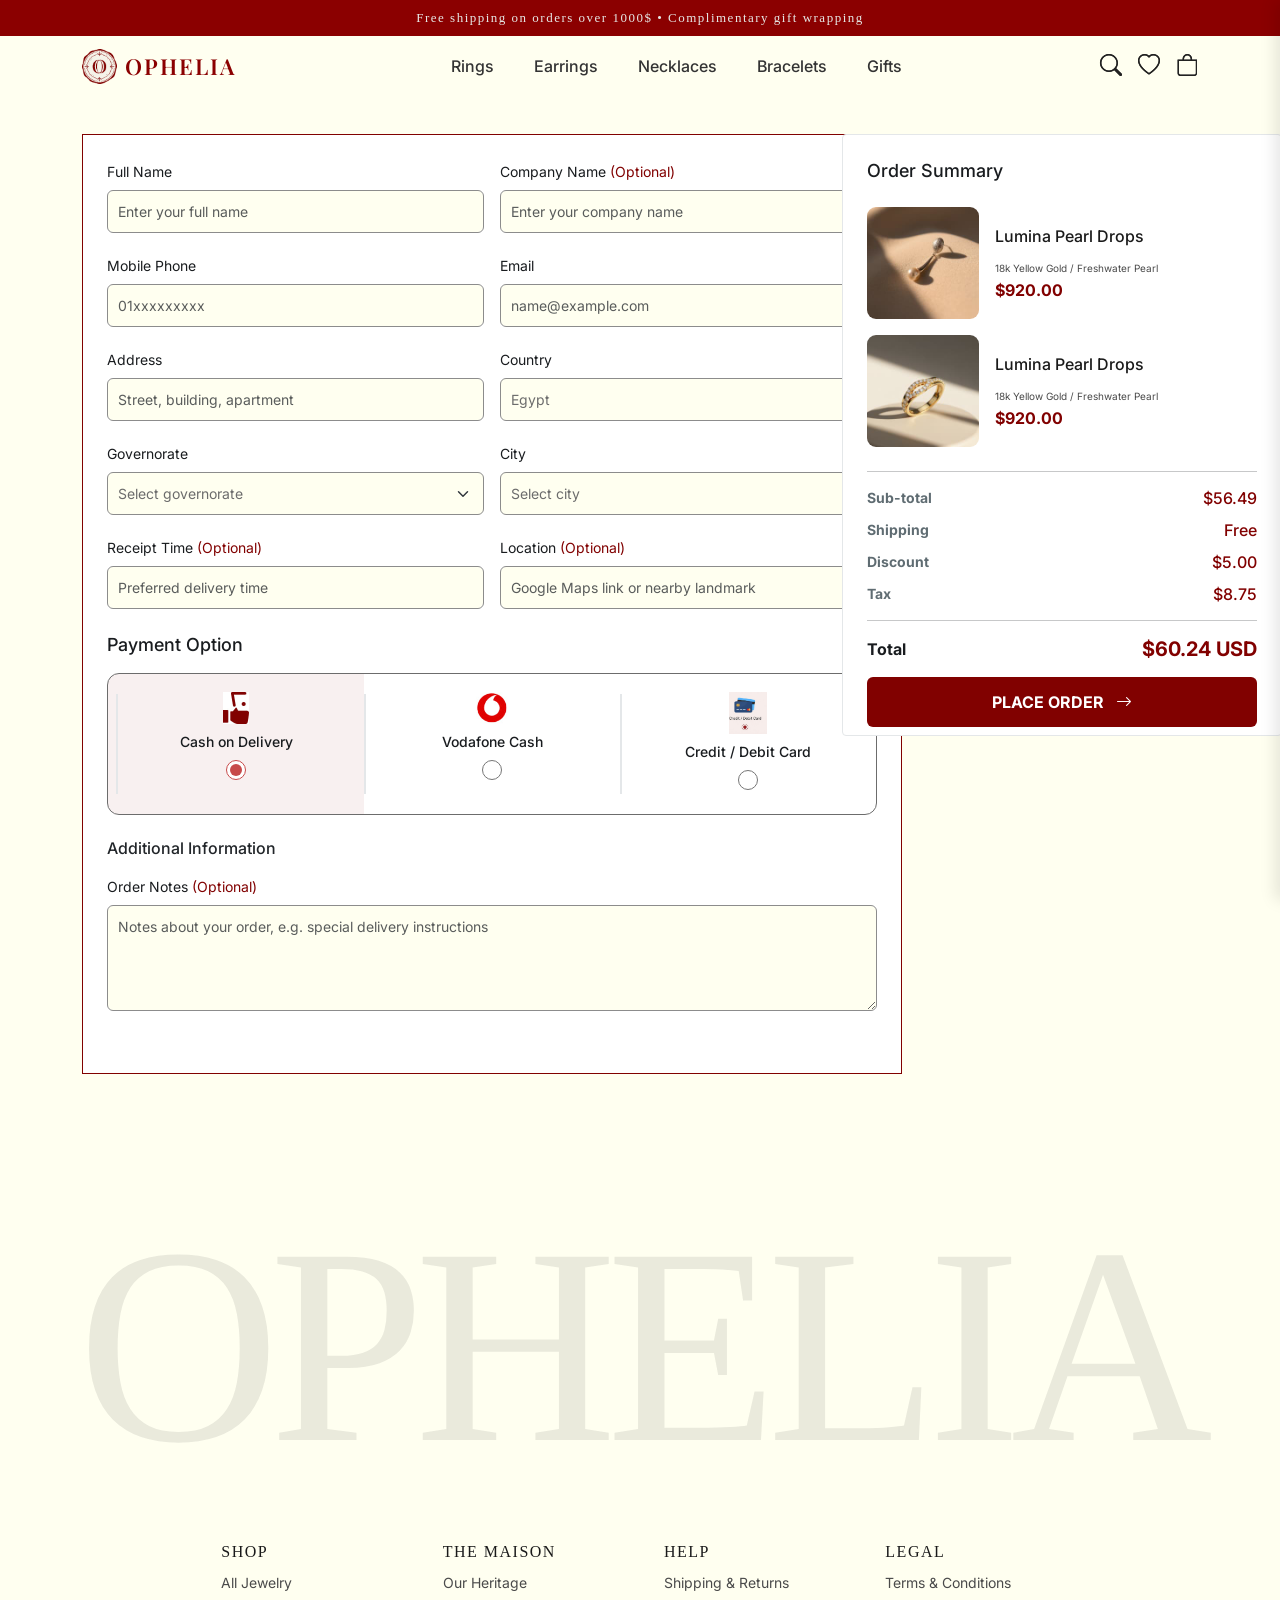
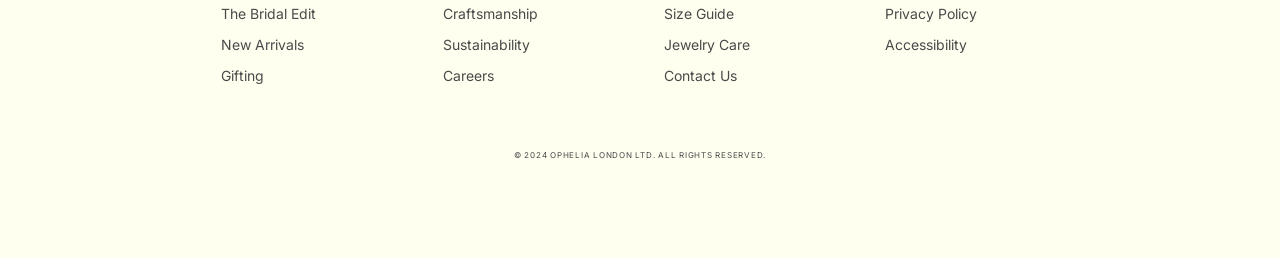
<file: frontend/add-to-cart.html>
<!DOCTYPE html>
<html lang="en">

<head>
  <meta charset="UTF-8">
  <title>Ophelia</title>
  <meta name="viewport" content="width=device-width, initial-scale=1.0">
  <link href="bootstrap.css" rel="stylesheet">
  <link
    href="https://fonts.googleapis.com/css2?family=Playfair+Display:wght@400;600&family=Inter:wght@300;400&display=swap"
    rel="stylesheet">
  <link rel="stylesheet" href="features.css">
  <link rel="icon" type="image/png" href="Photos/LOGO.png">
  <link rel="stylesheet" href="https://cdn.jsdelivr.net/npm/bootstrap-icons@1.10.5/font/bootstrap-icons.css">
</head>

<body>




  <!-- Top + Navbar Wrapper -->
  <div class="top-wrapper fixed-top">

    <!-- Top Bar -->
    <div class="top-bar">
      Free shipping on orders over 1000$ &bull; Complimentary gift wrapping
    </div>

    <!-- Navbar -->
    <nav class="navbar navbar-expand-lg custom-navbar">
      <div class="container-fluid">

        <!-- Logo -->
        <a class="navbar-brand d-flex align-items-center gap-2" href="#">
          <img src="./Photos/LOGO.png" class="logo">
          <span class="brand-name">OPHELIA</span>
        </a>

        <!-- Mobile button -->
        <button class="navbar-toggler" data-bs-toggle="collapse" data-bs-target="#nav">
          <span class="navbar-toggler-icon"></span>
        </button>

        <!-- Links -->
        <div class="collapse navbar-collapse justify-content-center" id="nav">
          <ul class="navbar-nav gap-4 nav-links">
            <li class="nav-item"><a class="nav-link nav-custom" href="#">Rings</a></li>
            <li class="nav-item"><a class="nav-link nav-custom" href="#">Earrings</a></li>
            <li class="nav-item"><a class="nav-link nav-custom" href="#">Necklaces</a></li>
            <li class="nav-item"><a class="nav-link nav-custom" href="#">Bracelets</a></li>
            <li class="nav-item"><a class="nav-link nav-custom" href="#">Gifts</a></li>
          </ul>
        </div>

        <!-- Icons -->
        <div class="d-flex align-items-center gap-3 nav-icons">
          <i class="bi bi-search"></i>
          <i class="bi bi-heart"></i>
          <div class="cart-icon" id="cart-btn">
            <i class="bi bi-bag"></i>
          </div>

        </div>

      </div>
    </nav>

  </div>


  <!-- Check out -->
  <section class="checkout-page py-4">
    <div class="container custom-container">

      <div class="row g-4">

        <!-- LEFT FORM -->
        <div class="col-lg-8">
          <div class="checkout-form p-4">

            <form id="checkout-form" novalidate>

              <div id="checkout-error" class="checkout-error" hidden></div>

              <!-- Row 1 -->
              <div class="row g-3">
                <div class="col-md-6">
                  <label class="form-label" for="checkout-full-name">Full Name</label>
                  <input id="checkout-full-name" data-field="fullName" type="text" class="form-control" placeholder="Enter your full name" required>
                </div>
                <div class="col-md-6">
                  <label class="form-label" for="checkout-company">Company Name <span class="optional">(Optional)</span></label>
                  <input id="checkout-company" data-field="companyName" type="text" class="form-control" placeholder="Enter your company name">
                </div>
              </div>

              <!-- Row 2 -->
              <div class="row g-3 mt-1">
                <div class="col-md-6">
                  <label class="form-label" for="checkout-phone">Mobile Phone</label>
                  <input id="checkout-phone" data-field="phone" type="tel" class="form-control" placeholder="01xxxxxxxxx" inputmode="numeric" maxlength="11" required>
                </div>
                <div class="col-md-6">
                  <label class="form-label" for="checkout-email">Email</label>
                  <input id="checkout-email" data-field="email" type="email" class="form-control" placeholder="name@example.com" required>
                </div>
              </div>

              <!-- Row 3 -->
              <div class="row g-3 mt-1">
                <div class="col-md-6">
                  <label class="form-label" for="checkout-address">Address</label>
                  <input id="checkout-address" data-field="address" type="text" class="form-control" placeholder="Street, building, apartment" required>
                </div>
                <div class="col-md-6">
                  <label class="form-label" for="checkout-country">Country</label>
                  <select id="checkout-country" data-field="country" class="form-select" required>
                    <option selected>Egypt</option>
                  </select>
                </div>
              </div>

              <!-- Row 4 -->
              <div class="row g-3 mt-1">
                <div class="col-md-6">
                  <label class="form-label" for="checkout-governorate">Governorate</label>
                  <select id="checkout-governorate" data-field="governorate" class="form-select" required>
                    <option value="" selected>Select governorate</option>
                  </select>
                </div>
                <div class="col-md-6">
                  <label class="form-label" for="checkout-city">City</label>
                  <select id="checkout-city" data-field="city" class="form-select" required>
                    <option value="" selected>Select city</option>
                  </select>
                </div>
              </div>

              <!-- Row 5 -->
              <div class="row g-3 mt-1">
                <div class="col-md-6">
                  <label class="form-label" for="checkout-receipt-time">Receipt Time <span class="optional">(Optional)</span></label>
                  <input id="checkout-receipt-time" data-field="receiptTime" type="text" class="form-control" placeholder="Preferred delivery time">
                </div>
                <div class="col-md-6">
                  <label class="form-label" for="checkout-location">Location <span class="optional">(Optional)</span></label>
                  <input id="checkout-location" data-field="location" type="text" class="form-control" placeholder="Google Maps link or nearby landmark">
                </div>
              </div>

              <!-- Payment Option -->
              <div class="mt-4">
                <h6 class="section-title payment-title">Payment Option</h6>

                <div class="payment-box mt-3">
                  <label class="payment-item active">
                    <img src="Photos/cash.jpg" class="pay-icon" alt="">
                    <p>Cash on Delivery</p>
                    <input type="radio" name="pay" class="radio-style" value="Cash on Delivery" checked>
                  </label>

                  <label class="payment-item">
                    <img src="Photos/vodafone.jpg" class="pay-icon" alt="">
                    <p>Vodafone Cash</p>
                    <input type="radio" name="pay" class="radio-style" value="Vodafone Cash">
                  </label>

                  <label class="payment-item">
                    <img src="Photos/credit card 2.jpeg" class="pay-icon credit-card-icon" alt="">
                    <p>Credit / Debit Card</p>
                    <input type="radio" name="pay" class="radio-style" value="Credit / Debit Card">
                  </label>
                </div>
              </div>

              <div id="vodafone-instructions" class="payment-instructions mt-3" hidden>
                Send payment to Vodafone Cash number: 01000000000, then click Place Order.
              </div>

              <!-- Card Info -->
              <div id="card-fields" class="mt-4" hidden>
                <div class="mb-3">
                  <label class="form-label" for="card-name">Name on Card</label>
                  <input id="card-name" data-card-field="name" type="text" class="form-control" placeholder="Name as printed on card">
                </div>

                <div class="row g-3">
                  <div class="col-md-6">
                    <label class="form-label" for="card-number">Card Number</label>
                    <input id="card-number" data-card-field="number" type="text" class="form-control" placeholder="Card number" inputmode="numeric" maxlength="19">
                  </div>
                  <div class="col-md-6">
                    <label class="form-label" for="card-expiry">Expiry Date</label>
                    <input id="card-expiry" data-card-field="expiry" type="month" class="form-control">
                  </div>
                </div>

                <div class="row g-3 mt-1">
                  <div class="col-md-6">
                    <label class="form-label" for="card-cvv">CVV</label>
                    <input id="card-cvv" data-card-field="cvv" type="password" class="form-control" placeholder="123" inputmode="numeric" maxlength="4">
                  </div>
                </div>
              </div>

              <!-- Additional Info -->
              <div class="mt-4">
                <h6 class="section-title">Additional Information</h6>

                <div class="mt-3">
                  <label class="form-label" for="checkout-notes">Order Notes <span class="optional">(Optional)</span></label>
                  <textarea id="checkout-notes" data-field="notes" class="form-control" rows="4"
                    placeholder="Notes about your order, e.g. special delivery instructions"></textarea>
                </div>
              </div>

            </form>

          </div>
        </div>


        <!-- RIGHT ORDER SUMMARY -->
        <div class="col-lg-4">
          <div class="order-summary p-4">

            <h5 class="summary-title mb-4">Order Summary</h5>

            <!-- Product 1 -->
            <div class="product d-flex gap-3 mb-3">
              <img src="Photos/cart 1.jpg"
                alt="">
              <div>
                <h6>Lumina Pearl Drops</h6>
                <small>18k Yellow Gold / Freshwater Pearl</small>
                <p class="price">$920.00</p>
              </div>
            </div>
  
            <!-- Product 2 -->
            <div class="product d-flex gap-3 mb-4">
              <img src="Photos/cart 2.jpg"
                alt="">
              <div >
                <h6>Lumina Pearl Drops</h6>
                <small>18k Yellow Gold / Freshwater Pearl</small>
                <p class="price">$920.00</p>
              </div>
            </div>

            <hr>

            <div class="summary-row">
              <span>Sub-total</span>
              <span class="red">$56.49</span>
            </div>

            <div class="summary-row">
              <span>Shipping</span>
              <span class="red">Free</span>
            </div>

            <div class="summary-row">
              <span>Discount</span>
              <span class="red">$5.00</span>
            </div>

            <div class="summary-row">
              <span>Tax</span>
              <span class="red">$8.75</span>
            </div>

            <hr>

            <div class="total-row">
              <span>Total</span>
              <span class="total-price">$60.24 USD</span>
            </div>

            <button class="btn place-order mt-3 w-100">
              <div class="content-btn">
              PLACE ORDER <i class="bi bi-arrow-right ms-2"></i>
              </div>
            </button>

          </div>
        </div>

      </div>
    </div>
  </section>


   <!-- Footer -->
  <footer class="footer-section">
    <div class=" text-center">

      <!-- Brand -->
      <h1 class="brand-title">OPHELIA</h1>

      <!-- Links-->
      <div class="row footer-links justify-content-center gx-5">

        <div class="col-md-2">
          <h6>SHOP</h6>
          <ul>
            <li>All Jewelry</li>
            <li>The Bridal Edit</li>
            <li>New Arrivals</li>
            <li>Gifting</li>
          </ul>
        </div>

        <div class="col-md-2">
          <h6>THE MAISON</h6>
          <ul>
            <li>Our Heritage</li>
            <li>Craftsmanship</li>
            <li>Sustainability</li>
            <li>Careers</li>
          </ul>
        </div>

        <div class="col-md-2">
          <h6>HELP</h6>
          <ul>
            <li>Shipping & Returns</li>
            <li>Size Guide</li>
            <li>Jewelry Care</li>
            <li>Contact Us</li>
          </ul>
        </div>

        <div class="col-md-2">
          <h6>LEGAL</h6>
          <ul>
            <li>Terms & Conditions</li>
            <li>Privacy Policy</li>
            <li>Accessibility</li>
          </ul>
        </div>

      </div>

      <p class="copyright mt-5">
        &copy; 2024 OPHELIA LONDON LTD. ALL RIGHTS RESERVED.
      </p>

    </div>
  </footer>

  






















  <!--  OVERLAY  -->
  <div id="overlay"></div>

  <!--  SIDE CART  -->
  <div id="side-cart">

    <div class="cart-header">
      <h2 class="my-selection-title">Your Selection</h2>
      <button id="close-cart" class="cart-close-btn" type="button" aria-label="Close cart">&times;</button>
    </div>

  <div class="cart-items-area" aria-live="polite"></div>

  <!--  FOOTER  -->
    <div class="cart-footer">
      <div class="subtotal">
        <span class="sub-main">SUBTOTAL</span>
        <span class="sub-price">$0.00</span>
      </div>

      <p class="note text-center">
        Shipping and taxes calculated at checkout.<br>
        <span>Complimentary shipping</span> applied to your order.
      </p>

      <button class="checkout text-center">Proceed to Checkout</button>
      <a href="#" class="continue text-center">Continue shopping</a>
    </div>

  </div>


  <script src="config.js"></script>
  <script src="main.js"></script>
  <script src="features.js"></script>

</body>
</html>
</file>
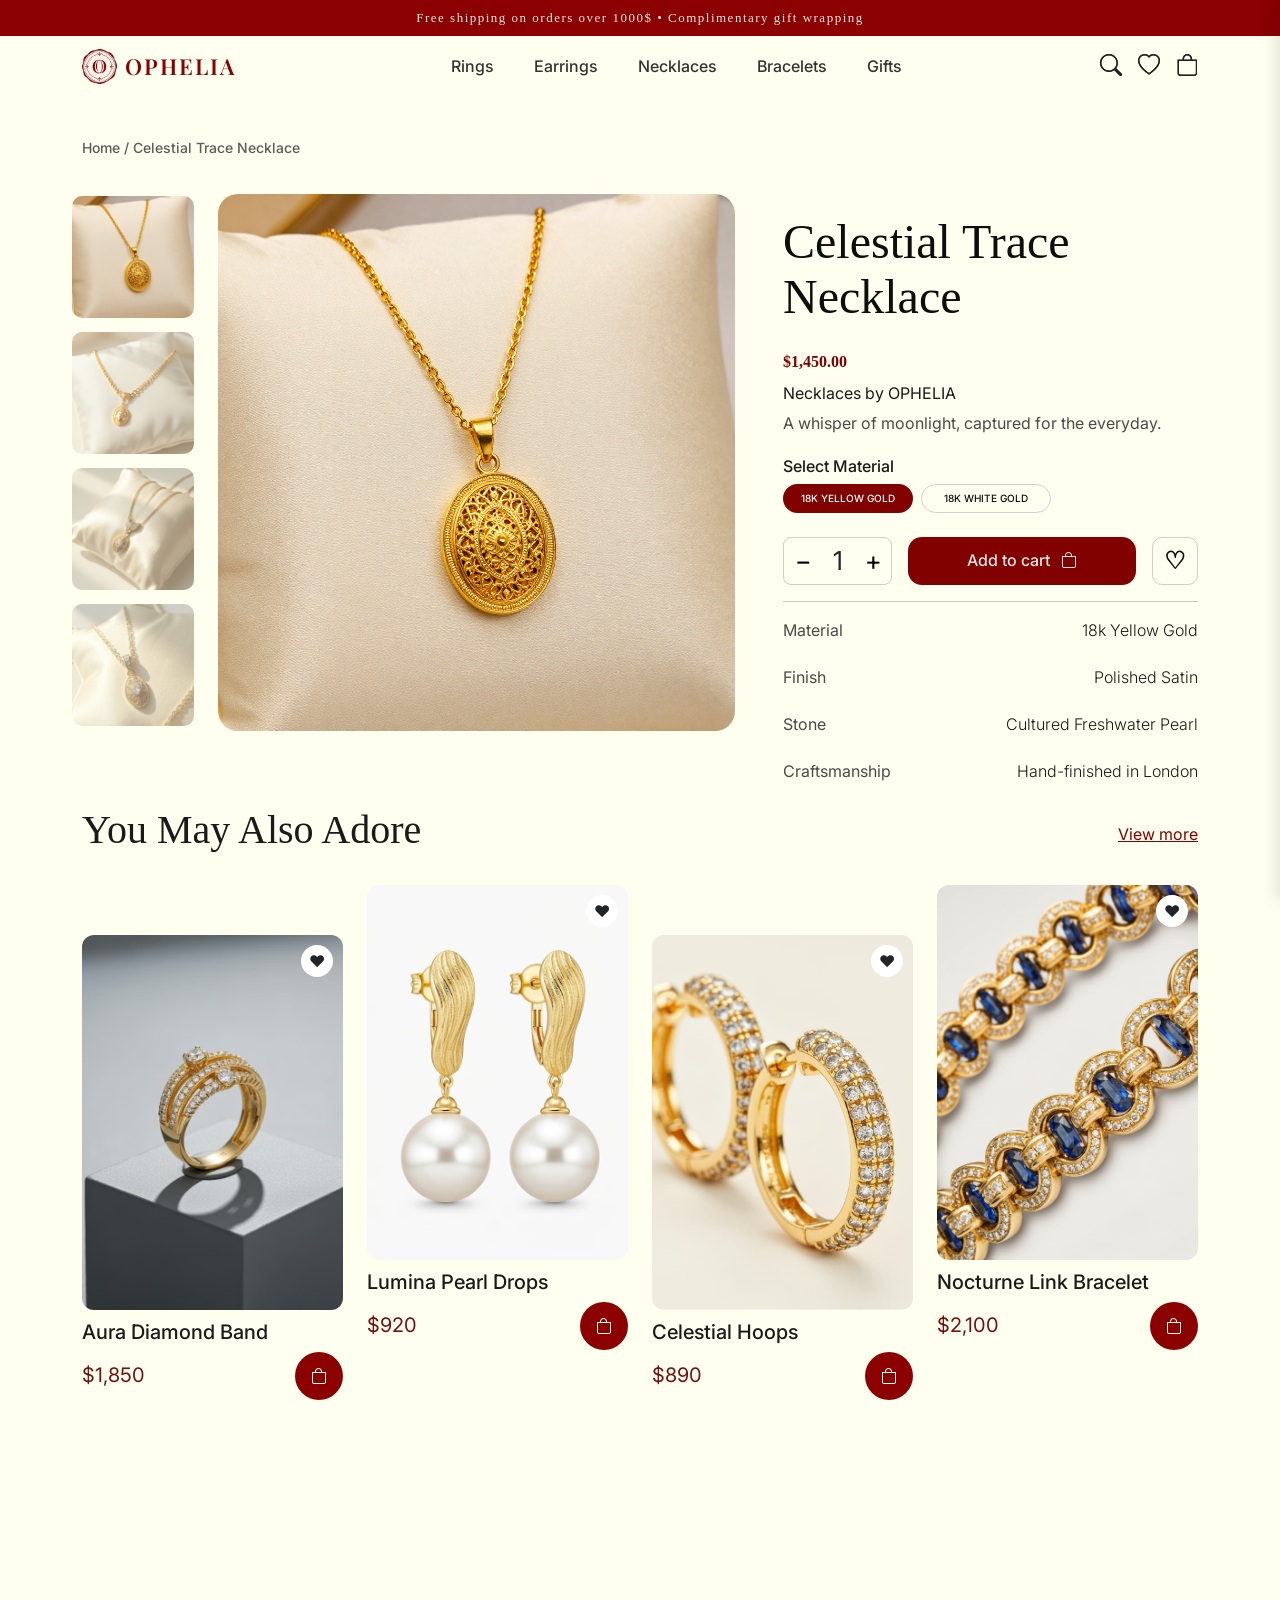
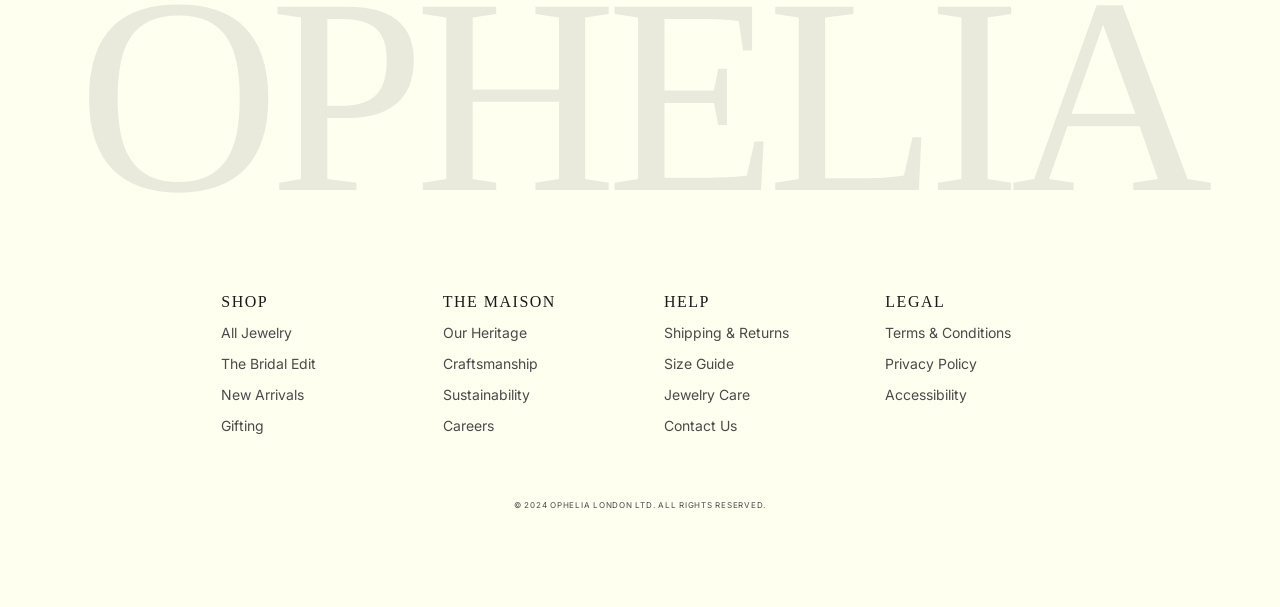
<file: frontend/Product Description-page.html>
<!DOCTYPE html>
<html lang="en">

<head>
  <meta charset="UTF-8">
  <title>Ophelia</title>
  <meta name="viewport" content="width=device-width, initial-scale=1.0">
  <link href="bootstrap.css" rel="stylesheet">
  <link
    href="https://fonts.googleapis.com/css2?family=Playfair+Display:wght@400;600&family=Inter:wght@300;400&display=swap"
    rel="stylesheet">
  <link rel="stylesheet" href="main.css">
  <link rel="stylesheet" href="features.css">
  <link rel="icon" type="image/png" href="Photos/LOGO.png">
  <link rel="stylesheet" href="https://cdn.jsdelivr.net/npm/bootstrap-icons@1.10.5/font/bootstrap-icons.css">
</head>

<body class="product-detail-page">

  <!-- Top + Navbar Wrapper -->
  <div class="top-wrapper fixed-top">


    <!-- Top Bar -->
    <div class="top-bar">
      Free shipping on orders over 1000$ &bull; Complimentary gift wrapping
    </div>


    <!-- Navbar -->
    <nav class="navbar navbar-expand-lg custom-navbar">
      <div class="container-fluid">

        <!-- Logo -->
        <a class="navbar-brand d-flex align-items-center gap-2" href="#">
          <img src="./Photos/LOGO.png" class="logo">
          <span class="brand-name">OPHELIA</span>
        </a>

        <!-- Mobile button -->
        <button class="navbar-toggler" data-bs-toggle="collapse" data-bs-target="#nav">
          <span class="navbar-toggler-icon"></span>
        </button>

        <!-- Links -->
        <div class="collapse navbar-collapse justify-content-center" id="nav">
          <ul class="navbar-nav gap-4 nav-links">
            <li class="nav-item"><a class="nav-link nav-custom" href="#">Rings</a></li>
            <li class="nav-item"><a class="nav-link nav-custom" href="#">Earrings</a></li>
            <li class="nav-item"><a class="nav-link nav-custom" href="#">Necklaces</a></li>
            <li class="nav-item"><a class="nav-link nav-custom" href="#">Bracelets</a></li>
            <li class="nav-item"><a class="nav-link nav-custom" href="#">Gifts</a></li>
          </ul>
        </div>

        <!-- Icons -->
        <div class="d-flex align-items-center gap-3 nav-icons">
          <i class="bi bi-search"></i>
          <i class="bi bi-heart"></i>
          <div class="cart-icon" id="cart-btn">
            <i class="bi bi-bag"></i>
          </div>
        </div>

      </div>
    </nav>

  </div>



  <!-- breadcrumb -->
  <div class="container main-content py-5">


    <p class="text-muted small">Home / Celestial Trace Necklace</p>

    <div class="row align-items-stretch">

      <!-- LEFT -->
      <div class="col-lg-7 d-flex gap-3 align-items-stretch gallery product-media">

        <!-- thumbnails -->
        <div class="thumbs" data-product-thumbnails></div>

        <!-- main image -->
        <div class="main-img">
          <img src="Photos/aura-diamond-band/1.jpg" alt="Product image">
        </div>

      </div>

      <!-- RIGHT -->
      <div class="col-lg-5 ps-lg-5 main-des">

        <h1 class="title">Celestial Trace Necklace</h1>

        <h4 class="price">$1,450.00</h4>


        <p class="text1">A whisper of moonlight, captured for the everyday.</p>
        <p class="text2">The Lumina Pearl Drops are an invitation to elegance, designed to catch the light with
          every movement.
          Suspended by a delicate thread of gold, these pearls offer a soft, ethereal glow that feels at once modern and
          deeply rooted in tradition</p>


        <!-- material -->
        <h6 class="mt-4 material-text">Select Material</h6>
        <div class="d-flex gap-2 mt-2">
          <button class="material-active">18K YELLOW GOLD</button>
          <button class="material">18K WHITE GOLD</button>
        </div>

        <!-- actions -->
        <div class="d-flex align-items-center gap-3 mt-4">

          <div class="counter-box d-flex  align-items-center">
            <button class="counter-btn" type="button">&minus;</button>
            <span class="counter-number">
              <div class="my-width">1</div>
            </span>
            <button class="counter-btn" type="button">
              <div class="my-plus">+</div>
            </button>
          </div>
          <button class="add-btn" type="button">Add to cart <span class="icon"><i class="bi bi-bag"></i></span></button>

          <button class="fav" type="button" aria-label="Toggle wishlist">
            <div class="my-love" aria-hidden="true">&#9825;</div>
          </button>

        </div>

        <hr>

        <!-- details -->
        <div class="details">
          <p><span class="align-details">Material</span> 18k Recycled Gold</p>
          <p><span class="align-details">Finish</span> Polished Satin</p>
          <p><span class="align-details">Stone</span> Cultured Freshwater Pearl</p>
          <p><span>Craftsmanship</span> Hand-finished in London</p>
        </div>
      </div>
    </div>
  </div>



  <!-- You May Also Adore -->

  <div class="container py-5 spacess">

    <!-- Title -->
    <div class="d-flex justify-content-between align-items-center mb-4">
      <h2 class="adore-title">You May Also Adore</h2>
      <a href="#" class="view-link">View more</a>
    </div>

    <div class="row g-4">

      <!-- Product 1 -->
      <div class="col-md-3 col-sm-6">
        <div class="product-card down-card" data-category="Rings">
          <div class="product-img">
            <img src="Photos/collection 1.jpg" alt="">
            <div class="heart">&#9825;</div>
          </div>
          <h6 class="title-row">Aura Diamond Band</h6>
          <div class="price-row">
            <span>$1,850</span>
            <div class="cart"> <i class="bi bi-bag"></i></div>
          </div>
        </div>
      </div>

      <!-- Product 2 -->
      <div class="col-md-3 col-sm-6">
        <div class="product-card" data-category="Earrings">
          <div class="product-img">
            <img src="Photos/collection 2.jpg" alt="">
            <div class="heart">&#9825;</div>
          </div>
          <h6 class="title-row">Lumina Pearl Drops</h6>
          <div class="price-row">
            <span>$920</span>
            <div class="cart"><i class="bi bi-bag "></i></div>
          </div>
        </div>
      </div>

      <!-- Product 3 -->
      <div class="col-md-3 col-sm-6">
        <div class="product-card down-card" data-category="Earrings">
          <div class="product-img">
            <img src="Photos/Celestial Hoops.png" alt="">
            <div class="heart">&#9825;</div>
          </div>
          <h6 class="title-row">Celestial Hoops</h6>
          <div class="price-row">
            <span>$890</span>
            <div class="cart"><i class="bi bi-bag"></i></div>
          </div>
        </div>
      </div>

      <!-- Product 4 -->
      <div class="col-md-3 col-sm-6">
        <div class="product-card" data-category="Bracelets">
          <div class="product-img">
            <img src="Photos/collection 4.jpg" alt="">
            <div class="heart">&#9825;</div>
          </div>
          <h6 class="title-row">Nocturne Link Bracelet</h6>
          <div class="price-row">
            <span>$2,100</span>
            <div class="cart"><i class="bi bi-bag"></i></div>
          </div>
        </div>
      </div>
    </div>
  </div>



  <!-- Footer -->
  <footer class="footer-section">
    <div class=" text-center">

      <!-- Brand -->
      <h1 class="brand-title">OPHELIA</h1>

      <!-- Links-->
      <div class="row footer-links justify-content-center gx-5">

        <div class="col-md-2">
          <h6>SHOP</h6>
          <ul>
            <li>All Jewelry</li>
            <li>The Bridal Edit</li>
            <li>New Arrivals</li>
            <li>Gifting</li>
          </ul>
        </div>

        <div class="col-md-2">
          <h6>THE MAISON</h6>
          <ul>
            <li>Our Heritage</li>
            <li>Craftsmanship</li>
            <li>Sustainability</li>
            <li>Careers</li>
          </ul>
        </div>

        <div class="col-md-2">
          <h6>HELP</h6>
          <ul>
            <li>Shipping & Returns</li>
            <li>Size Guide</li>
            <li>Jewelry Care</li>
            <li>Contact Us</li>
          </ul>
        </div>

        <div class="col-md-2">
          <h6>LEGAL</h6>
          <ul>
            <li>Terms & Conditions</li>
            <li>Privacy Policy</li>
            <li>Accessibility</li>
          </ul>
        </div>
      </div>

      <p class="copyright mt-5">
        &copy; 2024 OPHELIA LONDON LTD. ALL RIGHTS RESERVED.
      </p>

    </div>
  </footer>



  <!--  OVERLAY  -->
  <div id="overlay"></div>

  <!--  SIDE CART  -->
  <div id="side-cart">

    <div class="cart-header">
      <h2 class="my-selection-title">Your Selection</h2>
      <button id="close-cart" class="cart-close-btn" type="button" aria-label="Close cart">&times;</button>
    </div>

    <div class="cart-items-area" aria-live="polite"></div>

    <!--  FOOTER  -->
    <div class="cart-footer">
      <div class="subtotal">
        <span class="sub-main">SUBTOTAL</span>
        <span class="sub-price">$0.00</span>
      </div>

      <p class="note text-center">
        Shipping and taxes calculated at checkout.<br>
        <span>Complimentary shipping</span> applied to your order.
      </p>

      <button class="checkout text-center">Proceed to Checkout</button>
      <a href="#" class="continue text-center">Continue shopping</a>
    </div>

  </div>


  <script src="config.js"></script>
  <script src="main.js"></script>
  <script src="features.js"></script>
</body>

</html>
</file>
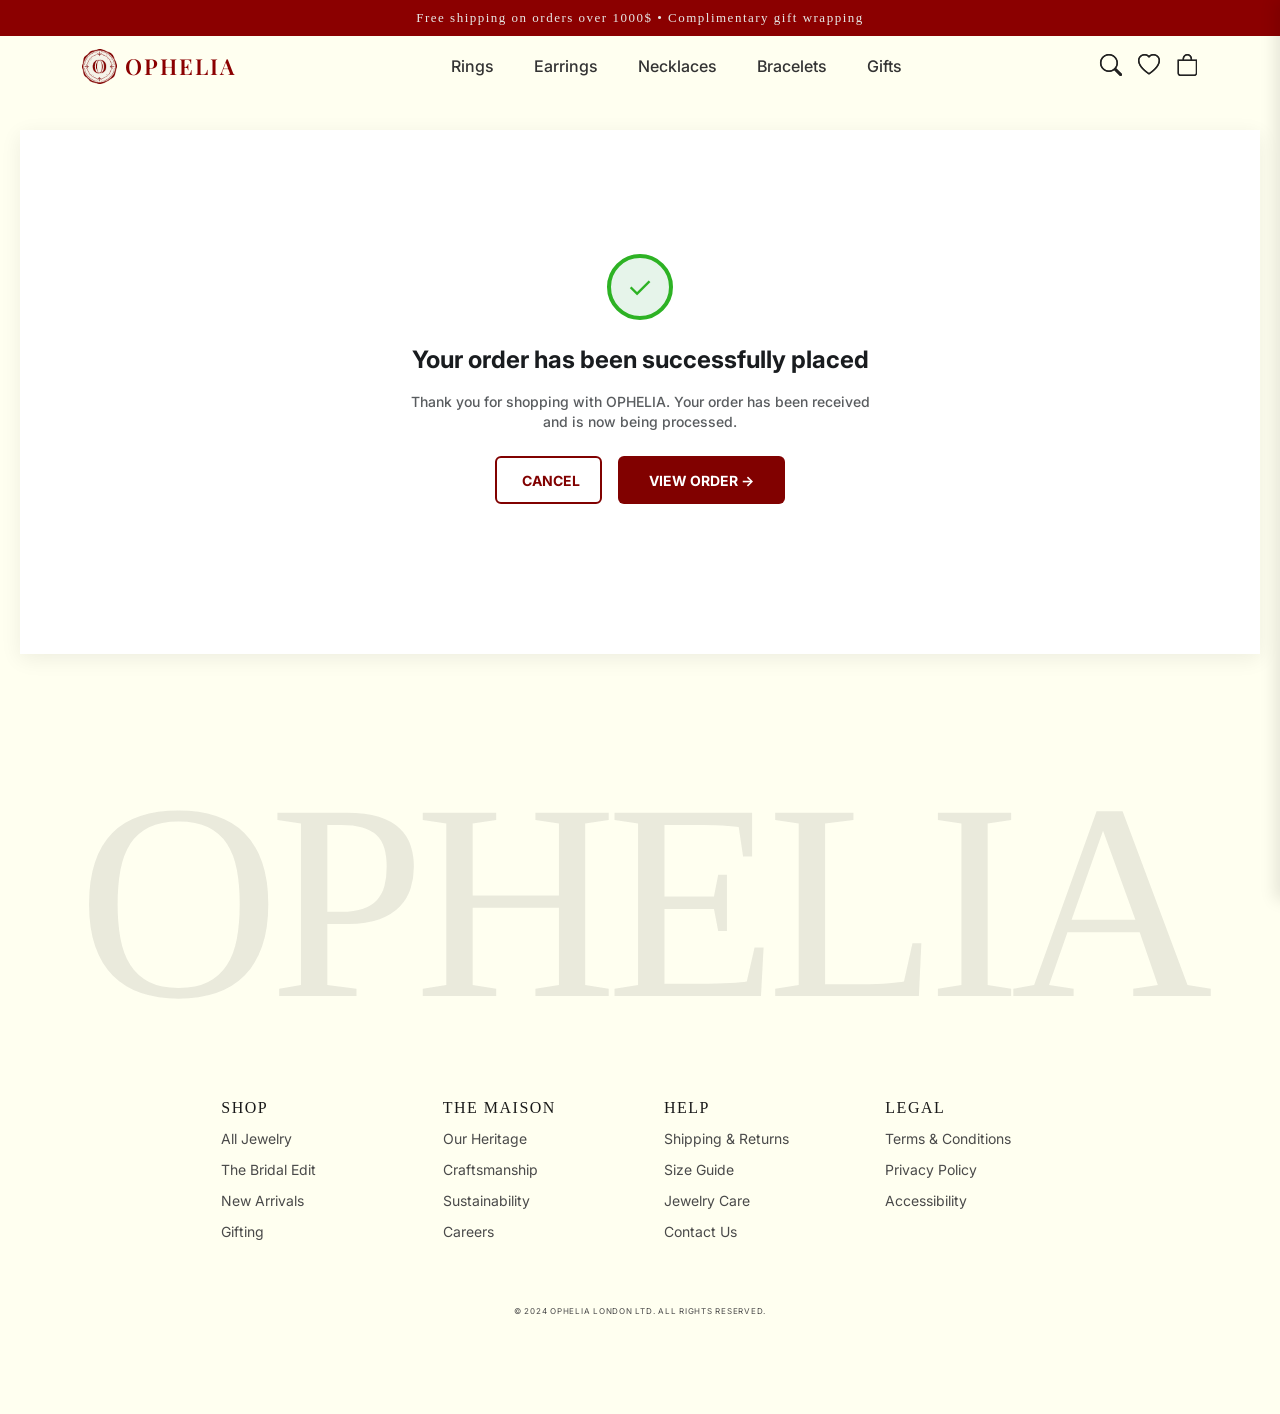
<file: frontend/Success.html>
<!DOCTYPE html>
<html lang="en">

<head>
  <meta charset="UTF-8">
  <title>Ophelia</title>
  <meta name="viewport" content="width=device-width, initial-scale=1.0">
  <link href="bootstrap.css" rel="stylesheet">
  <link
    href="https://fonts.googleapis.com/css2?family=Playfair+Display:wght@400;600&family=Inter:wght@300;400&display=swap"
    rel="stylesheet">
  <link rel="stylesheet" href="features.css">
  <link rel="icon" type="image/png" href="Photos/LOGO.png">
  <link rel="stylesheet" href="https://cdn.jsdelivr.net/npm/bootstrap-icons@1.10.5/font/bootstrap-icons.css">
</head>

<body>

  <!-- Top + Navbar Wrapper -->
  <div class="top-wrapper fixed-top">


    <!-- Top Bar -->
    <div class="top-bar">
      Free shipping on orders over 1000$ &bull; Complimentary gift wrapping
    </div>


    <!-- Navbar -->
    <nav class="navbar navbar-expand-lg custom-navbar">
      <div class="container-fluid">

        <!-- Logo -->
        <a class="navbar-brand d-flex align-items-center gap-2" href="#">
          <img src="./Photos/LOGO.png" class="logo">
          <span class="brand-name">OPHELIA</span>
        </a>

        <!-- Mobile button -->
        <button class="navbar-toggler" data-bs-toggle="collapse" data-bs-target="#nav">
          <span class="navbar-toggler-icon"></span>
        </button>

        <!-- Links -->
        <div class="collapse navbar-collapse justify-content-center" id="nav">
          <ul class="navbar-nav gap-4 nav-links">
            <li class="nav-item"><a class="nav-link nav-custom" href="#">Rings</a></li>
            <li class="nav-item"><a class="nav-link nav-custom" href="#">Earrings</a></li>
            <li class="nav-item"><a class="nav-link nav-custom" href="#">Necklaces</a></li>
            <li class="nav-item"><a class="nav-link nav-custom" href="#">Bracelets</a></li>
            <li class="nav-item"><a class="nav-link nav-custom" href="#">Gifts</a></li>
          </ul>
        </div>

        <!-- Icons -->
        <div class="d-flex align-items-center gap-3 nav-icons">
          <i class="bi bi-search"></i>
          <i class="bi bi-heart"></i>
          <div class="cart-icon" id="cart-btn">
            <i class="bi bi-bag"></i>
          </div>
        </div>
      </div>
    </nav>
  </div>


    <!-- Order Success Card -->
  <div class="main-bg d-flex align-items-center justify-content-center">
    
    <div class="card-box text-center">
      
      <!-- Icon -->
      <div class="check-icon">
        &#10003;
      </div>

      <!-- Title -->
      <h3 class="mt-4 main-title">Your order has been successfully placed</h3>

      <!-- Text -->
      <p class="text-muted mt-3">
        Thank you for shopping with OPHELIA. Your order has been received<br>and is now being processed.
      </p>

      <!-- Buttons -->
      <div class="mt-4 d-flex justify-content-center gap-3">
        <button class="btn cancel-btn">CANCEL</button>
        <button class="btn view-btn">
          VIEW ORDER &rarr;
        </button>
      </div>
    </div>
  </div>



  
  <!-- Footer -->
  <footer class="footer-section">
  <div class=" text-center">

    <!-- Brand -->
    <h1 class="brand-title">OPHELIA</h1>

    <!-- Links-->
    <div class="row footer-links justify-content-center gx-5">

      <div class="col-md-2">
        <h6>SHOP</h6>
        <ul>
          <li>All Jewelry</li>
          <li>The Bridal Edit</li>
          <li>New Arrivals</li>
          <li>Gifting</li>
        </ul>
      </div>

      <div class="col-md-2">
        <h6>THE MAISON</h6>
        <ul>
          <li>Our Heritage</li>
          <li>Craftsmanship</li>
          <li>Sustainability</li>
          <li>Careers</li>
        </ul>
      </div>

      <div class="col-md-2">
        <h6>HELP</h6>
        <ul>
          <li>Shipping & Returns</li>
          <li>Size Guide</li>
          <li>Jewelry Care</li>
          <li>Contact Us</li>
        </ul>
      </div>

      <div class="col-md-2">
        <h6>LEGAL</h6>
        <ul>
          <li>Terms & Conditions</li>
          <li>Privacy Policy</li>
          <li>Accessibility</li>
        </ul>
      </div>
    </div>

    <p class="copyright mt-5">
      &copy; 2024 OPHELIA LONDON LTD. ALL RIGHTS RESERVED.
    </p>

  </div>
</footer>


<!--  OVERLAY  -->
 <div id="overlay"></div>

<!--  SIDE CART  -->
<div id="side-cart">

  <div class="cart-header">
    <h2 class="my-selection-title">Your Selection</h2>
    <button id="close-cart" class="cart-close-btn" type="button" aria-label="Close cart">&times;</button>
  </div>

  <div class="cart-items-area" aria-live="polite"></div>

  <!--  FOOTER  -->
  <div class="cart-footer">
    <div class="subtotal">
      <span class="sub-main">SUBTOTAL</span>
      <span class="sub-price">$0.00</span>
    </div>

    <p class="note text-center">
      Shipping and taxes calculated at checkout.<br>
      <span>Complimentary shipping</span> applied to your order.
    </p>

    <button class="checkout text-center">Proceed to Checkout</button>
    <a href="#" class="continue text-center">Continue shopping</a>
  </div>

</div>


  <script src="config.js"></script>
  <script src="main.js"></script>
  <script src="features.js"></script>
</body>
</html>
</file>
<file: frontend/features.css>
.nav-custom.active {
  color: #8B0000 !important;
}

.nav-custom.active::after {
  width: 100%;
}

.heart,
.fav,
[data-product-link="true"],
.nav-icons .bi-heart,
.nav-icons .bi-search,
.wishlist-heart {
  cursor: pointer;
}

.heart.active,
.fav.active,
.nav-icons .bi-heart.active,
.wishlist-heart.active {
  color: #8B0000 !important;
}

#toast-container {
  position: fixed;
  top: 110px;
  right: 24px;
  z-index: 1400;
  display: flex;
  flex-direction: column;
  gap: 10px;
}

.toast-message {
  background: #8B0000;
  color: #FFFFF0;
  border-radius: 8px;
  box-shadow: 0 10px 25px rgba(0, 0, 0, 0.18);
  font-size: 14px;
  line-height: 20px;
  max-width: 320px;
  opacity: 0;
  padding: 12px 16px;
  transform: translateY(-8px);
  transition: opacity 0.25s ease, transform 0.25s ease;
}

.toast-message.show {
  opacity: 1;
  transform: translateY(0);
}

#wishlist-panel {
  position: fixed;
  top: 0;
  right: 0;
  width: 410px;
  max-width: 92vw;
  height: 100%;
  background: #FFFFF0;
  z-index: 1001;
  transition: 0.4s ease;
  padding: 25px;
  display: flex;
  flex-direction: column;
  box-shadow: -5px 0 15px rgba(0, 0, 0, 0.1);
  transform: translateX(100%);
}

#wishlist-panel.active {
  transform: translateX(0);
}

.wishlist-header {
  align-items: center;
  display: flex;
  justify-content: space-between;
  margin-bottom: 24px;
}

.wishlist-close,
.search-close {
  background: transparent;
  border: none;
  color: #1A1A1A;
  cursor: pointer;
  font-size: 24px;
  line-height: 1;
}

.wishlist-body {
  overflow-y: auto;
  padding-right: 4px;
}

.wishlist-empty,
.search-empty,
.category-empty-message {
  color: #4A4A4A;
  font-size: 14px;
  line-height: 22px;
  margin: 18px 0;
  text-align: center;
}

.wishlist-item,
.search-result-item {
  display: flex;
  gap: 12px;
}

.wishlist-item {
  border-bottom: 1px solid rgba(129, 1, 0, 0.16);
  margin-bottom: 18px;
  padding-bottom: 18px;
}

.wishlist-item img,
.search-result-item img {
  border-radius: 9px;
  height: 92px;
  object-fit: cover;
  width: 92px;
}

.wishlist-details h4,
.search-result-main h4 {
  color: #1A1A1A;
  font-size: 16px;
  font-weight: 500;
  line-height: 120%;
  margin: 0 0 8px;
}

.wishlist-details span,
.search-result-main span {
  color: #810100;
  display: inline-block;
  font-size: 15px;
  font-weight: 700;
  margin-bottom: 10px;
}

.wishlist-actions,
.search-result-actions {
  display: flex;
  flex-wrap: wrap;
  gap: 8px;
}

.wishlist-actions button,
.search-result-actions button {
  background: #810100;
  border: 1px solid #810100;
  border-radius: 6px;
  color: #FFFFF0;
  cursor: pointer;
  font-size: 12px;
  font-weight: 700;
  padding: 8px 10px;
}

.wishlist-actions button:first-child,
.search-result-actions button:first-child {
  background: transparent;
  color: #810100;
}

.wishlist-heart {
  align-items: center;
  background: transparent !important;
  border: 1px solid rgba(129, 1, 0, 0.45) !important;
  color: #1A1A1A !important;
  display: inline-flex;
  height: 34px;
  justify-content: center;
  min-width: 34px;
  padding: 0 !important;
}

#search-overlay {
  align-items: flex-start;
  background: rgba(0, 0, 0, 0.48);
  bottom: 0;
  display: flex;
  justify-content: center;
  left: 0;
  padding: 110px 20px 40px;
  position: fixed;
  right: 0;
  top: 0;
  z-index: 1200;
}

#search-overlay[hidden] {
  display: none;
}

.search-dialog {
  background: #FFFFF0;
  border: 1px solid rgba(129, 1, 0, 0.35);
  border-radius: 8px;
  box-shadow: 0 18px 45px rgba(0, 0, 0, 0.22);
  max-height: 78vh;
  max-width: 840px;
  overflow: hidden;
  padding: 24px;
  position: relative;
  width: 100%;
}

.search-close {
  position: absolute;
  right: 16px;
  top: 14px;
}

#search-input {
  background: #fff;
  border: 1px solid rgba(140, 140, 140, 1);
  border-radius: 6px;
  color: #1A1A1A;
  font-size: 16px;
  margin-bottom: 18px;
  padding: 14px 44px 14px 14px;
  width: 100%;
}

.search-results {
  display: grid;
  gap: 14px;
  max-height: calc(78vh - 105px);
  overflow-y: auto;
  padding-right: 4px;
}

.search-result-item {
  align-items: center;
  border-bottom: 1px solid rgba(129, 1, 0, 0.14);
  padding-bottom: 14px;
}

.search-result-main {
  flex: 1;
}

.search-result-main p {
  color: #4A4A4A;
  font-size: 12px;
  margin: 0 0 6px;
}

.category-empty-message {
  border: 1px solid rgba(129, 1, 0, 0.18);
  border-radius: 8px;
  padding: 18px;
}

@media (max-width: 640px) {
  #toast-container {
    left: 16px;
    right: 16px;
  }

  .search-result-item {
    align-items: flex-start;
    flex-direction: column;
  }

  .search-result-actions {
    width: 100%;
  }
}


/* Fixed side cart layout */
#side-cart {
  display: flex;
  flex-direction: column;
  height: 100vh;
  max-height: 100vh;
  overflow: hidden;
  padding: 0;
  right: 0;
  transform: translateX(100%);
}

#side-cart.active {
  transform: translateX(0);
}

#side-cart .cart-header {
  flex: 0 0 auto;
  margin-bottom: 0;
  padding: 25px 25px 18px;
}

#side-cart .cart-items-area {
  flex: 1 1 auto;
  min-height: 0;
  overflow-y: auto;
  padding: 0 25px 8px;
}

#side-cart .cart-items-area .cart-item:last-child {
  margin-bottom: 14px;
}

#side-cart .cart-footer {
  background: #FFFFF0;
  border-top: 1px solid rgba(129, 1, 0, 0.16);
  box-shadow: 0 -8px 20px rgba(0, 0, 0, 0.06);
  flex: 0 0 auto;
  margin-top: 0;
  padding: 18px 25px 25px;
}

#side-cart .cart-items-area::-webkit-scrollbar {
  width: 6px;
}

#side-cart .cart-items-area::-webkit-scrollbar-thumb {
  background: rgba(129, 1, 0, 0.32);
  border-radius: 999px;
}

/* Toast status styles */
.toast-message {
  align-items: center;
  background: #fff;
  border: 1px solid rgba(129, 1, 0, 0.18);
  border-left: 4px solid #2f8f4e;
  color: #1A1A1A;
  display: flex;
  gap: 10px;
  transform: translateX(12px);
}

.toast-message::before {
  align-items: center;
  background: #2f8f4e;
  border-radius: 50%;
  color: #fff;
  content: "\2713";
  display: inline-flex;
  flex: 0 0 20px;
  font-size: 12px;
  font-weight: 700;
  height: 20px;
  justify-content: center;
  width: 20px;
}

.toast-message.toast-error {
  border-left-color: #810100;
}

.toast-message.toast-error::before {
  background: #810100;
  content: "!";
}

@media (max-width: 480px) {
  #side-cart {
    right: -100vw;
    width: 100vw;
  }

  #side-cart .cart-header,
  #side-cart .cart-items-area,
  #side-cart .cart-footer {
    padding-left: 18px;
    padding-right: 18px;
  }
}

/* Product details responsive gallery */
html,
body {
  overflow-x: hidden;
}

.main-content {
  overflow-x: hidden;
}

.main-content .gallery {
  align-items: stretch !important;
  min-height: 0;
}

.main-content .thumbs {
  flex: 0 0 132px;
  max-height: 650px;
  min-width: 0;
  overflow-y: auto;
  padding-right: 4px;
}

.main-content .thumbs img {
  border: 2px solid transparent;
  flex: 0 0 126px;
  height: 126px;
  width: 126px;
}

.main-content .main-img {
  min-width: 0;
}

.main-content .main-img img {
  aspect-ratio: 8 / 5;
  height: auto;
  max-height: 650px;
  min-height: 420px;
}

.main-content .main-des {
  min-width: 0;
  overflow-wrap: anywhere;
}

@media (max-width: 991px) {
  .custom-navbar .navbar-nav {
    flex-direction: row;
    gap: 18px;
    max-width: 100%;
    overflow-x: auto;
    padding-bottom: 8px;
  }

  .custom-navbar .nav-link {
    white-space: nowrap;
  }

  .main-content {
    margin-top: 78px;
  }

  .main-content .row.align-items-stretch {
    gap: 30px;
  }

  .main-content .gallery {
    flex-direction: column-reverse;
    min-height: auto;
  }

  .main-content .thumbs {
    flex-direction: row;
    flex: 0 0 auto;
    gap: 10px;
    max-height: none;
    overflow-x: auto;
    overflow-y: hidden;
    padding: 0 0 8px;
    width: 100%;
  }

  .main-content .thumbs img {
    flex: 0 0 108px;
    height: 108px;
    width: 108px;
  }

  .main-content .main-img img {
    aspect-ratio: 1 / 1;
    max-height: none;
    min-height: 0;
    width: 100%;
  }

  .main-content .main-des {
    padding-left: calc(var(--bs-gutter-x) * 0.5) !important;
  }

  .spacess {
    margin-top: 0;
  }
}

@media (max-width: 575px) {
  .main-content {
    margin-top: 70px;
    padding-top: 24px !important;
  }

  .main-content .text-muted.small {
    padding-bottom: 22px;
  }

  .main-content .title {
    font-size: 34px;
    line-height: 1.12;
  }

  .main-content .price {
    font-size: 22px;
  }

  .main-content .thumbs img {
    flex-basis: 88px;
    height: 88px;
    width: 88px;
  }

  .main-des > .d-flex.align-items-center.gap-3.mt-4 {
    align-items: stretch !important;
    display: grid !important;
    gap: 12px !important;
    grid-template-columns: 1fr 48px;
  }

  .main-des .counter-box {
    grid-column: 1 / -1;
    justify-content: center;
    width: 100%;
  }

  .main-des .add-btn {
    grid-column: 1 / 2;
    width: 100%;
  }

  .main-des .fav {
    grid-column: 2 / 3;
  }

  .details p {
    gap: 14px;
  }

  #wishlist-panel {
    max-width: 100vw;
    width: 100vw;
  }

  #search-overlay {
    padding: 86px 12px 24px;
  }

  .search-dialog {
    padding: 20px 14px;
  }
}

/* Wishlist heart button restore */
.fav .my-love {
  align-items: center;
  display: flex;
  font-family: Arial, "Segoe UI Symbol", sans-serif;
  height: 100%;
  justify-content: center;
  line-height: 1;
  margin-left: 0;
  width: 100%;
}

.fav.active .my-love {
  color: #8B0000;
}

.footer-section {
  overflow-x: hidden;
}

/* Final cart drawer cleanup */
.cart-close-btn {
  align-items: center;
  background: transparent;
  border: 0;
  color: rgba(26, 26, 26, 1);
  cursor: pointer;
  display: inline-flex;
  font-family: Arial, "Segoe UI Symbol", sans-serif;
  font-size: 30px;
  height: 33px;
  justify-content: center;
  line-height: 1;
  margin: 0 0 13px;
  padding: 0;
  width: 33px;
}

#side-cart .cart-item {
  align-items: flex-start;
  display: grid;
  gap: 12px;
  grid-template-columns: 112px minmax(0, 1fr);
  padding-right: 56px;
  position: relative;
}

#side-cart .cart-item img {
  grid-column: 1;
}

#side-cart .item-details {
  grid-column: 2;
  min-width: 0;
}

#side-cart .item-details h4 {
  padding-right: 0;
}

#side-cart .remove {
  right: 0;
  top: 2px;
  white-space: nowrap;
}

@media (max-width: 420px) {
  #side-cart .cart-item {
    grid-template-columns: 92px minmax(0, 1fr);
    padding-right: 48px;
  }

  #side-cart .cart-item img {
    height: 92px;
    width: 92px;
  }
}
/* Final three mobile UI fixes */
@media (max-width: 767.98px) {
  .main-content .gallery {
    align-items: stretch !important;
    flex-direction: column !important;
    gap: 10px !important;
    height: auto !important;
    margin-top: 0 !important;
    min-height: 0 !important;
    padding-bottom: 0 !important;
    padding-top: 0 !important;
  }

  .main-content .thumbs {
    margin-bottom: 0 !important;
    order: 1;
    padding-bottom: 0 !important;
  }

  .main-content .main-img {
    align-items: center !important;
    aspect-ratio: auto !important;
    background: #FFFFF0;
    display: block !important;
    flex: 0 0 auto !important;
    height: auto !important;
    margin: 2px auto 18px !important;
    max-height: none;
    max-width: 360px;
    min-height: 0 !important;
    overflow: hidden;
    padding: 0 !important;
    position: relative;
    order: 2;
    width: min(86vw, 360px);
  }

  .main-content .main-img img {
    aspect-ratio: auto !important;
    display: block;
    height: auto !important;
    inset: auto !important;
    margin: 0 auto !important;
    max-height: 100% !important;
    max-width: 100% !important;
    min-height: 0 !important;
    object-fit: contain !important;
    object-position: center center !important;
    position: static !important;
    transform: none !important;
    width: 100% !important;
  }

  .brand-title {
    display: none !important;
  }

  .footer-section {
    overflow: hidden;
    padding-left: 18px;
    padding-right: 18px;
  }

  .footer-section > div {
    margin-left: auto;
    margin-right: auto;
    max-width: 100%;
    width: 100%;
  }

  .footer-links {
    align-items: center !important;
    display: flex !important;
    flex-direction: column !important;
    gap: 22px !important;
    justify-content: center !important;
    margin-left: auto !important;
    margin-right: auto !important;
    text-align: center;
    width: 100%;
  }

  .footer-links .col-md-2 {
    flex: 0 0 auto;
    max-width: 260px;
    padding-left: 0;
    padding-right: 0;
    text-align: center !important;
    width: 100%;
  }

  .footer-links ul {
    margin-left: 0;
    padding-left: 0;
  }
}

@media (max-width: 420px) {
  .main-content .main-img {
    height: auto !important;
    max-height: none;
    max-width: 330px;
    min-height: 0 !important;
    width: min(88vw, 330px);
  }

  .main-content .main-img img {
    max-height: 100% !important;
  }
}

/* Product detail mobile media flow */
@media (max-width: 767.98px) {
  body.product-detail-page .main-content > .row.align-items-stretch {
    align-items: center !important;
    display: flex !important;
    flex-direction: column !important;
    gap: 18px !important;
    margin-left: 0 !important;
    margin-right: 0 !important;
  }

  body.product-detail-page .product-media {
    align-items: center !important;
    display: flex !important;
    flex: 0 0 auto !important;
    flex-direction: column !important;
    gap: 10px !important;
    height: auto !important;
    margin: 0 !important;
    max-width: 100%;
    min-height: 0 !important;
    overflow: visible !important;
    padding: 0 !important;
    position: relative !important;
    width: 100% !important;
  }

  body.product-detail-page .product-media .thumbs {
    align-items: center !important;
    display: flex !important;
    flex: 0 0 auto !important;
    flex-direction: row !important;
    gap: 10px !important;
    height: auto !important;
    margin: 0 auto !important;
    max-height: none !important;
    max-width: 360px;
    min-height: 0 !important;
    overflow-x: auto;
    overflow-y: hidden;
    padding: 0 0 6px !important;
    width: 100% !important;
  }

  body.product-detail-page .product-media .main-img {
    align-items: center !important;
    background: #FFFFF0;
    display: flex !important;
    flex: 0 0 auto !important;
    height: auto !important;
    justify-content: center !important;
    margin: 0 auto 18px !important;
    max-height: none !important;
    max-width: 360px;
    min-height: 0 !important;
    overflow: hidden !important;
    padding: 0 !important;
    position: relative !important;
    transform: none !important;
    width: min(88vw, 360px) !important;
  }

  body.product-detail-page .product-media .main-img img {
    aspect-ratio: auto !important;
    display: block !important;
    height: auto !important;
    inset: auto !important;
    margin: 0 auto !important;
    max-height: none !important;
    max-width: 100% !important;
    min-height: 0 !important;
    object-fit: cover !important;
    object-position: center center !important;
    position: static !important;
    transform: none !important;
    width: 100% !important;
  }

  body.product-detail-page .main-des {
    height: auto !important;
    margin: 0 !important;
    max-width: 100%;
    min-height: 0 !important;
    overflow: visible;
    padding-left: calc(var(--bs-gutter-x) * 0.5) !important;
    padding-right: calc(var(--bs-gutter-x) * 0.5) !important;
    position: relative !important;
    width: 100% !important;
  }
}

@media (max-width: 420px) {
  body.product-detail-page .product-media .thumbs,
  body.product-detail-page .product-media .main-img {
    max-width: 330px;
  }

  body.product-detail-page .product-media .main-img {
    width: min(90vw, 330px) !important;
  }
}

/* Checkout and success pages */
/* SUCCESS PAGE */
body {
  padding-top: 0px;
  font-family: 'Inter', sans-serif;
  background-color: #FFFFF0;
  overflow-x: hidden;
  margin: 0;
  padding: 0;
}

.top-wrapper {
  position: fixed;
  top: 0;
  width: 100%;
  z-index: 999;
}

/*  Top Bar */
.top-bar {
  background-color: #8B0000;
  color: #E7E8E6;
  text-align: center;
  padding: 8px;
  font-family: 'satoshi';
  font-size: 13px;
  letter-spacing: 1.5px;
}

/* Navbar */
.navbar {
  border-bottom: none !important;
}

.custom-navbar {
  background-color: #FFFFF0;
  padding-left: 70px;
  padding-right: 70px;
  border-bottom: 1px solid #eee;
}

/* Responsive spacing */
@media (max-width: 768px) {
  .custom-navbar {
    padding-left: 15px;
    padding-right: 15px;
  }
}

/* Logo */
.logo {
  height: 35px;
}

.brand-name {
  font-family: 'Playfair Display', serif;
  font-size: 22px;
  color: #8B0000;
  font-weight: 600;
  letter-spacing: 2px;
}

/* Links */
.nav-custom {
  position: relative;
  color: #333;
  font-weight: 500;
}

/* Hover underline */
.nav-custom::after {
  content: "";
  position: absolute;
  left: 0;
  bottom: -5px;
  width: 0%;
  height: 2px;
  background-color: #8B0000;
  transition: 0.3s;
}

.nav-custom:hover::after {
  width: 100%;
}

/* Icons */
.nav-icons i {
  font-size: 22px;
  color: #222;
  text-shadow: 0.3px 0.3px 0px #222;
  cursor: pointer;
  transition: 0.3s;
}

.nav-icons i:hover {
  color: #8B0000;
}

/* Heart hover */
.nav-icons .bi-heart:hover {
  color: #8B0000;
}

/*  white card*/
.card-box {
  margin-top: 130px;
  background: rgba(255, 255, 255, 1);
  padding-top: 124px;
  padding-bottom: 124px;
  gap: 32px;
  width: 1240px;
  height: 524px;
  box-shadow: 0 5px 20px rgba(0, 0, 0, 0.07);

}

/* Icon */
.check-icon {
  width: 66px;
  height: 66px;
  border: 4px solid rgba(45, 178, 36, 1);
  color: rgba(45, 178, 36, 1);
  background-color: #e6f4ea;
  font-size: 30px;
  border-radius: 50%;
  display: flex;
  align-items: center;
  justify-content: center;
  margin: auto;
}

/* Title */
.main-title {
  color: rgba(25, 28, 31, 1);
  /* font-family: 'Public Sans'; */
  font-weight: 700;
  line-height: 32px;
  font-size: 24px;
}

.text-muted {
  color: rgba(95, 108, 114, 1);
  font-weight: 500;
  font-size: 14px;
  line-height: 20px;
}

/* Cancel button */
.cancel-btn {
  width: 107px;
  height: 48px;
  border: 2px solid rgba(129, 1, 0, 1);
  padding: 10px 25px;
  border-radius: 6px;
  gap: 8px;
  color: rgba(129, 1, 0, 1);
  letter-spacing: 1.2%;
  font-weight: 700;
  font-size: 14px;
  font-weight: bold;
}

.cancel-btn:hover {
  background-color: rgba(129, 1, 0, 1);
  color: #fff;
}

/* View button */
.view-btn {
  width: 167px;
  height: 48px;
  gap: 8px;
  border-radius: 6px;
  background-color: rgba(129, 1, 0, 1);
  color: rgba(255, 255, 255, 1);
  letter-spacing: 1.2%;
  font-weight: 700;
  font-size: 14px;
  font-weight: bold;
}

.view-btn:hover {
  background-color: #6e0000;
}

/* Footer */
.footer-section {
  padding: 80px 0;
}

/*  BRAND  */
.brand-title {
  font-size: 280px;
  font-family: Liberation Serif;
  color: rgba(26, 26, 26, .09);
  letter-spacing: -10.4px;
  text-align: center;
  padding-bottom: 24px;
}

.brand-section {
  padding: 144px 48px 144px;
}

/* links*/
.footer-links h6 {
  font-size: 16px;
  letter-spacing: 1.5px;
  line-height: 11.25px;
  color: rgba(26, 26, 26, 1);
  font-family: Liberation Serif;
}

.footer-links ul {
  list-style: none;
  padding: 0px;
  margin-top: 15px;
}

.footer-links li {
  font-size: 14px;
  letter-spacing: 0%;
  color: rgba(74, 74, 74, 1);
  margin-bottom: 10px;
}

.footer-links li:hover {
  color: #000;
}

.footer-links .col-md-2 {
  text-align: left;
}

.copyright {
  font-size: 8px;
  color: rgba(74, 74, 74, 1);
  letter-spacing: .75px;
  font-weight: 400;
  line-height: 11.25px;
}



/*  OVERLAY  */
#overlay {
  position: fixed;
  top: 0;
  left: 0;
  width: 100%;
  height: 100%;
  background: rgba(0, 0, 0, 0.4);
  display: none;
  z-index: 999;
}

#overlay.active {
  display: block;
}

/*  SIDE CART  */
#side-cart {
  position: fixed;
  top: 0;
  right: -400px;
  width: 380px;
  height: 100%;
  background: #FFFFF0;
  z-index: 1000;
  transition: 0.4s ease;
  padding: 25px;
  display: flex;
  flex-direction: column;
  box-shadow: -5px 0 15px rgba(0, 0, 0, 0.1);
}

#side-cart.active {
  right: 0;
}

/* HEADER */
.cart-header {
  display: flex;
  justify-content: space-between;
  align-items: center;
  margin-bottom: 25px;
}

.my-selection-title {
  color: rgba(26, 26, 26, 1);
  font-weight: 400;
  font-size: 27px;
  line-height: 30px;
  letter-spacing: -0.67px;
  font-family: 'Playfair Display';
}

#close-cart {
  margin-bottom: 13px;
  cursor: pointer;
  font-size: 30px;
  width: 33px;
  height: 33px;
  color: rgba(26, 26, 26, 1);
}

/* ITEM */
.cart-item {
  display: flex;
  gap: 12px;
  margin-bottom: 25px;
  position: relative;
}

.cart-item img {
  width: 112px;
  height: 112px;
  object-fit: cover;
  border-radius: 9px;
}

/* DETAILS */
.item-details h4 {
  margin: 0;
  font-size: 16px;
  color: rgba(26, 26, 26, 1);
  font-weight: 500;
  line-height: 120%;
  letter-spacing: 0%;
}

.item-details p {
  margin: 10px 0;
  font-size: 10px;
  font-weight: 400;
  color: rgba(74, 74, 74, 1);

}

.price {
  color: rgba(114, 16, 16, 1);
  font-weight: 700;
  font-size: 16px;
  line-height: 15px;
}


/* REMOVE */
.remove {
  line-height: 11.25px;
  letter-spacing: 0.75px;
  font-weight: 700;
  color: rgba(74, 74, 74, 1);
  position: absolute;
  right: 0;
  top: 0;
  font-size: 7.5px;
  cursor: pointer;
}

/* QUANTITY */
.quantity {
  width: 60.689327239990234px;
  height: 28px;
  border-radius: 4.67px;
  display: flex;
  align-items: center;
  border: 0.49px solid rgba(13, 13, 12, 0.2);
  width: fit-content;
  margin-top: 8px;
}

.quantity button {
  border: none;
  background: none;
  padding: 5px 10px;
  cursor: pointer;
}

.quantity span {
  padding: 0 10px;
}

/* FOOTER */
.cart-footer {
  margin-top: auto;
}

.subtotal {
  display: flex;
  justify-content: space-between;
  margin-bottom: 15px;
}

.sub-main {

  font-size: 16px;
  letter-spacing: 2.25px;
  line-height: 11.25px;
  font-weight: 700;
  color: rgba(74, 74, 74, 1);
}

.sub-price {
  color: rgba(26, 26, 26, 1);
  font-size: 16px;
  font-weight: 400;
  line-height: 21px;
}


.note {
  font-size: 10px;
  color: rgba(74, 74, 74, 1);
  margin-bottom: 20px;
  line-height: 120%;
  font-weight: 500;
}

.note span {
  color: rgba(114, 16, 16, 1);
  font-size: 10px;
  line-height: 120%;
  font-weight: 500;
}


.checkout {
  width: 100%;
  height: 48px;
  padding: 16px 24px;
  background-color: rgba(129, 1, 0, 1);
  color: rgba(231, 232, 230, 1);
  font-size: 16px;
  line-height: 120%;
  border: none;
  border-radius: 14px;
  cursor: pointer;
  margin-bottom: 10px;
}

.continue {
  text-align: center;
  display: block;
  color: rgba(129, 1, 0, 1);
  text-decoration: underline rgba(129, 1, 0, 1) solid;
  text-underline-offset: 4px;
  font-weight: 500;
  line-height: 120%;
  font-size: 16px;
}

/* ADD TO CART PAGE */

.checkout-page {
  min-height: 100vh;
  margin-top: 110px;

}

.checkout-form {
  width: 820px;
  height: 1148px;
  background: #fff;
  border: 1px solid rgba(129, 1, 0, 1);
}

.form-label {
  font-size: 14px;
  line-height: 20px;
  font-weight: 400;
  color: rgba(25, 28, 31, 1);
}

.optional {
  color: rgba(129, 1, 0, 1);
  font-size: 14px;
  line-height: 20px;
  font-weight: 400;
}

.form-select,
.form-control {
  background-color: rgba(255, 255, 240, 1);
  font-size: 14px;
  color: rgba(108, 108, 108, 1);
  border: 1px solid rgba(140, 140, 140, 1);
  border-radius: 6px;
  padding: 10px;
  }

.form-control:focus,
.form-select:focus {
  box-shadow: none;
  border-color: #c74a4a;
}

/* Payment Title */
.payment-title {
  font-size: 18px;
  font-weight: 500;
  margin-bottom: 10px;
  line-height: 24px;
  color: rgba(25, 28, 31, 1);
  letter-spacing: 0%;
  }

/* Payment Box */
.payment-box {
  background: #fff;
  border: 1px solid rgba(108, 108, 108, 1);
  border-radius: 12px;
  display: flex;
  overflow: hidden;
}

/* Each Payment Item */
.payment-item {
  flex: 1;
  text-align: center;
  padding: 18px 10px;
  position: relative;
}

.payment-item p {
  margin: 8px 0 8px;
  font-size: 14px;
  line-height: 20px;
  font-weight: 500;
  color: rgba(25, 28, 31, 1);
}

.pay-icon {
  width: 32px;
  height: 32px;
  object-fit: contain;
}

.credit-card-icon {
  display: block;
  width: 58px;
  height: 42px;
  max-width: 100%;
  max-height: 42px;
  object-fit: contain;
  object-position: center;
  margin: 0 auto;
}

/* Radio Button */
.payment-item input {
  accent-color: #c74a4a;
}

.radio-style input:checked {
background-image: url(./Photos/radio-checked\ .jpg);
}

.radio-style{
 color: rgba(255, 255, 255, 1);
 border-radius: 100px;
 width: 20px;
 height: 20px;
 border: rgba(108, 108, 108, 1) 1px solid;
}

/* Short Vertical Line Before Every Item */
.payment-item::before {
  content: "";
  position: absolute;
  left: 0;
  top: 20px;
  bottom: 20px;
  width: 2px;
  background: rgba(228, 231, 233, 1);
}

/* Move the first line a little inside */
.payment-item:first-child::before {
  left: 8px;
}

/* Responsive */
@media (max-width: 768px) {
  .payment-box {
    flex-direction: column;
  }

  .payment-item::before {
    left: 20px;
    top: 0;
    bottom: auto;
    width: auto;
    height: 2px;
    right: 20px;
    background: #d9d9d9;
  }

  .payment-item:first-child::before {
    display: none;
  }
}


.date-input {
  position: relative;
}

.date-input input {
  padding-left: 10px;
}

.date-input i {
  position: absolute;
  left: 30px;
  top: 50%;
  transform: translateY(-50%);
  pointer-events: none;
  color: gray;
    font-size: 15px;
}


/* RIGHT ORDER SUMMARY */
.order-summary {
  width: 440px;
  height: 602PX;
  background:rgba(255, 255, 255, 1);
  border-radius: 4px;
  border: 1px solid rgba(228, 231, 233, 1);
}

.summary-title {
  font-size: 18px;
  line-height: 24PX;
  font-weight: 500;
  color: rgba(25, 28, 31, 1);
}

.product img {
  width: 112px;
  height: 112px;
  border-radius: 9px;
  object-fit: cover;
}

.product h6 {
  font-size: 16px;
  font-weight: 500;
  line-height: 120%;
  margin-top: 20px ;
  color: rgba(26, 26, 26, 1);
}

.product small {
  font-size: 10px;
  color: rgba(74, 74, 74, 1);
  font-weight: 400;
  line-height: 120%;
}

.price {
  font-size: 16px;
  line-height: 15px;
  font-weight: 700;
  color:rgba(129, 1, 0, 1);
  margin-top: 5px;
}

.summary-row {
  display: flex;
  justify-content: space-between;
  font-size: 14px;
  margin: 12px 0;
  color: rgba(95, 108, 114, 1);
  line-height: 20px;
  font-weight: 700;
}

.red {
  color: rgba(129, 1, 0, 1);
  font-weight: 500;
  line-height: 20px;
  font-size: 16px;
}

.total-row {
  display: flex;
  justify-content: space-between;
  font-size: 16px;
  font-weight: 700;
  margin-top: 10px;
  color: rgba(25, 28, 31, 1);
  line-height: 24px;
}

.total-price {
  color: rgba(129, 1, 0, 1);
  font-size: 20px;
  font-weight: 700;
}

.place-order {
  width: 367px;
  height: 50px;
  background: rgba(129, 1, 0, 1);
  border-radius: 6px;
  
}

.content-btn{
  font-size: 16px;
  letter-spacing: 1.2%;
   font-weight: 700;
    color: rgba(255, 255, 255, 1);
}


.place-order:hover {
  background: #660000;
  color: white;
}

/* Responsive */
@media (max-width: 991px) {
  .checkout-form {
    border: 2px solid #c74a4a;
  }

  .order-summary {
    margin-top: 10px;
  }
}

/* Checkout validation and Egypt payment cleanup */
.checkout-form {
  height: auto;
  min-height: 940px;
}

.checkout-error,
.field-error {
  color: rgba(129, 1, 0, 1);
  font-size: 13px;
  line-height: 18px;
}

.checkout-error {
  background: rgba(129, 1, 0, 0.08);
  border: 1px solid rgba(129, 1, 0, 0.35);
  border-radius: 6px;
  padding: 10px 12px;
  margin-bottom: 16px;
}

.form-control.is-invalid,
.form-select.is-invalid {
  border-color: rgba(129, 1, 0, 1);
}

.payment-item {
  cursor: pointer;
}

.payment-item.active {
  background: rgba(129, 1, 0, 0.06);
}

.payment-instructions {
  background: rgba(255, 255, 240, 1);
  border: 1px solid rgba(129, 1, 0, 0.3);
  border-radius: 8px;
  color: rgba(25, 28, 31, 1);
  font-size: 14px;
  line-height: 20px;
  padding: 12px 14px;
}
/* Mobile payment and summary visibility fixes */
@media (max-width: 768px) {
  .payment-box {
    overflow: visible;
    width: 100%;
  }

  .payment-item {
    align-items: center;
    display: flex;
    flex-direction: column;
    min-width: 0;
    padding-left: 14px;
    padding-right: 14px;
  }

  .pay-icon {
    display: block;
    flex: 0 0 auto;
  }

  .summary-card {
    height: auto;
    min-height: 0;
    width: 100%;
  }

  .summary-card .product img {
    background: rgba(255, 255, 240, 1);
    object-fit: contain;
    object-position: center;
  }
}
/* Final mobile containment fixes */
@media (max-width: 991.98px) {
  .navbar-toggler,
  .custom-navbar .navbar-collapse {
    display: none !important;
  }

  .custom-navbar {
    padding-left: 16px;
    padding-right: 16px;
  }

  .custom-navbar .container-fluid {
    align-items: center;
    display: flex;
    flex-wrap: nowrap;
    gap: 10px;
    min-width: 0;
  }

  .custom-navbar .navbar-brand {
    flex: 1 1 auto;
    min-width: 0;
  }

  .brand-name {
    display: inline-block;
    max-width: 100%;
    overflow: hidden;
    text-overflow: ellipsis;
    white-space: nowrap;
  }

  .custom-navbar .nav-icons {
    align-items: center;
    display: flex;
    flex: 0 0 auto;
    gap: 14px !important;
    margin-left: auto;
  }
}

@media (max-width: 768px) {
  *,
  *::before,
  *::after {
    box-sizing: border-box;
  }

  html,
  body {
    max-width: 100%;
    overflow-x: hidden;
  }

  .top-wrapper {
    left: 0;
    right: 0;
  }

  .top-bar {
    font-size: 11px;
    letter-spacing: 0.6px;
    line-height: 1.35;
    padding: 7px 12px;
  }

  .logo {
    height: 30px;
  }

  .brand-name {
    font-size: clamp(17px, 5vw, 21px);
    letter-spacing: 1.2px;
  }

  .nav-icons i {
    font-size: 21px;
  }

  .checkout-page {
    margin-top: 104px;
    min-height: 0;
    overflow: hidden;
    padding: 20px 0 36px !important;
  }

  .checkout-page .custom-container,
  .checkout-page .container {
    max-width: 100%;
    overflow: hidden;
    padding-left: 14px;
    padding-right: 14px;
  }

  .checkout-page .row {
    --bs-gutter-x: 0;
    margin-left: 0;
    margin-right: 0;
  }

  .checkout-page [class*="col-"] {
    max-width: 100%;
    min-width: 0;
    padding-left: 0;
    padding-right: 0;
    width: 100%;
  }

  .checkout-form,
  .order-summary {
    height: auto;
    margin-left: auto;
    margin-right: auto;
    max-width: 100%;
    min-height: 0;
    overflow: hidden;
    width: 100%;
  }

  .checkout-form {
    padding: 20px !important;
  }

  .checkout-form .row {
    --bs-gutter-y: 14px;
  }

  .form-control,
  .form-select,
  textarea.form-control {
    display: block;
    max-width: 100%;
    min-width: 0;
    width: 100%;
  }

  .payment-box {
    flex-direction: column;
    max-width: 100%;
    overflow: hidden;
    width: 100%;
  }

  .payment-item {
    align-items: center;
    display: flex;
    flex-direction: column;
    min-width: 0;
    padding: 16px 14px;
  }

  .payment-item::before {
    bottom: auto;
    height: 1px;
    left: 16px;
    right: 16px;
    top: 0;
    width: auto;
  }

  .payment-item:first-child::before {
    display: none;
  }

  .pay-icon {
    display: block;
    flex: 0 0 auto;
  }

  .order-summary {
    margin-top: 18px;
    padding: 20px !important;
  }

  .order-summary .product {
    align-items: flex-start;
    display: grid !important;
    gap: 12px !important;
    grid-template-columns: 96px minmax(0, 1fr);
    margin-bottom: 18px !important;
    max-width: 100%;
    min-width: 0;
  }

  .order-summary .product img {
    background: rgba(255, 255, 240, 1);
    height: 96px;
    object-fit: contain;
    object-position: center;
    width: 96px;
  }

  .order-summary .product > div {
    min-width: 0;
  }

  .order-summary .product h6 {
    font-size: 15px;
    line-height: 1.25;
    margin-top: 0;
    overflow-wrap: anywhere;
  }

  .order-summary .price,
  .order-summary .red,
  .order-summary .total-price {
    overflow-wrap: anywhere;
    text-align: right;
  }

  .summary-row,
  .total-row {
    align-items: flex-start;
    gap: 14px;
    max-width: 100%;
  }

  .summary-row span:first-child,
  .total-row span:first-child {
    min-width: 0;
  }

  .summary-row span:last-child,
  .total-row span:last-child {
    flex: 0 1 auto;
    min-width: 0;
    text-align: right;
  }

  .total-row {
    flex-wrap: wrap;
  }

  .total-price {
    font-size: clamp(18px, 6vw, 20px);
  }

  .place-order {
    display: flex;
    height: auto;
    justify-content: center;
    min-height: 50px;
    padding: 13px 16px;
    width: 100% !important;
  }

  .content-btn {
    align-items: center;
    display: flex;
    justify-content: center;
    min-width: 0;
    width: 100%;
  }

  .footer-section {
    clear: both;
    display: block;
    margin: 0;
    overflow: hidden;
    padding: 42px 18px;
    position: relative;
    z-index: 0;
  }

  .brand-title {
    display: none;
  }

  .footer-links {
    display: flex;
    flex-direction: column;
    gap: 22px;
    margin-left: 0;
    margin-right: 0;
  }

  .footer-links .col-md-2 {
    max-width: 260px;
    text-align: center;
    width: 100%;
  }
}

@media (max-width: 420px) {
  .custom-navbar {
    padding-left: 12px;
    padding-right: 12px;
  }

  .custom-navbar .container-fluid {
    gap: 8px;
  }

  .custom-navbar .nav-icons {
    gap: 11px !important;
  }

  .logo {
    height: 28px;
  }

  .brand-name {
    font-size: 18px;
    letter-spacing: 1px;
  }

  .checkout-page .custom-container,
  .checkout-page .container {
    padding-left: 10px;
    padding-right: 10px;
  }

  .checkout-form,
  .order-summary {
    padding: 16px !important;
  }

  .order-summary .product {
    grid-template-columns: 86px minmax(0, 1fr);
  }

  .order-summary .product img {
    height: 86px;
    width: 86px;
  }
}

@media (max-width: 340px) {
  .custom-navbar .nav-icons {
    gap: 9px !important;
  }

  .brand-name {
    font-size: 16px;
    letter-spacing: 0.6px;
  }

  .nav-icons i {
    font-size: 20px;
  }

  .checkout-form,
  .order-summary {
    padding: 14px !important;
  }
}
</file>
<file: frontend/main.css>
body {
  padding-top: 0px;
  font-family: 'Inter', sans-serif;
  background-color: #FFFFF0;
  overflow-x: hidden;
  margin: 0;
  padding: 0;
}

.top-wrapper {
  position: fixed;
  top: 0;
  width: 100%;
  z-index: 999;
}

/*  Top Bar */
.top-bar {
  background-color: #8B0000;
  color: #E7E8E6;
  text-align: center;
  padding: 8px;
  font-family: 'satoshi';
  font-size: 13px;
  letter-spacing: 1.5px;
}

/* Navbar */
.custom-navbar {
  background-color: #FFFFF0;
  padding-left: 70px;
  padding-right: 70px;
  border-bottom: 1px solid #eee;
}

/* Responsive spacing */
@media (max-width: 768px) {
  .custom-navbar {
    padding-left: 15px;
    padding-right: 15px;
  }
}

/* Logo */
.logo {
  height: 35px;
}

.brand-name {
  font-family: 'Playfair Display', serif;
  font-size: 22px;
  color: #8B0000;
  font-weight: 600;
  letter-spacing: 2px;
}

/* Links */
.nav-custom {
  position: relative;
  color: #333;
  font-weight: 500;
}

/* Hover underline */
.nav-custom::after {
  content: "";
  position: absolute;
  left: 0;
  bottom: -5px;
  width: 0%;
  height: 2px;
  background-color: #8B0000;
  transition: 0.3s;
}

.nav-custom:hover::after {
  width: 100%;
}

/* Icons */
.nav-icons i {
  font-size: 22px;
  color: #222;
  text-shadow: 0.3px 0.3px 0px #222;
  cursor: pointer;
  transition: 0.3s;
}

.nav-icons i:hover {
  color: #8B0000;
}

/* Heart hover */
.nav-icons .bi-heart:hover {
  color: #8B0000;
}


/* Hero Section */
.hero {
  height: 90vh;
  background-image: url("./Photos/hero1.png");
  background-repeat: no-repeat;
  background-size: cover;
  background-position: center 53%;
  background-color: #FFFFF0;
  display: flex;
  align-items: center;
  justify-content: center;
  position: relative;
}

/* Fade effect */
.hero::after {
  content: "";
  position: absolute;
  inset: 0;
  background: linear-gradient(to bottom, rgba(255, 255, 255, 0) 40%, #FFFFF0 95%);
}

.hero-content {
  position: relative;
  z-index: 2;
  text-align: center;
}

.hero-title {
  font-size: 10rem;
  letter-spacing: 8px;
}

/* Big Title */
.hero h1 {
  font-family: 'Playfair Display', serif;
  font-size: 316.8px;
  color: #8B0000;
  letter-spacing: -15.84px;
}

/* Subtitle */
.hero p {
  font-size: 25px;
  max-width: 800px;
  margin: 20px auto;
  text-align: center;
  letter-spacing: 0%;
  color: #1A1A1A;
  font-weight: 500;
  font-family: 'Inter', sans-serif;
  line-height: 125%;

}

/* Button */
.btn-main {
  background-color: #8B0000;
  color: #E7E8E6;
  padding: 16px 40px;
  gap: 4px;
  border-radius: 14px;
  justify-content: center;
  align-items: center;
  text-align: center;
}

.btn-main:hover {
  background-color: #6e0000;
}


/* Text Section */
.text-section {
  padding: 80px 0;
  text-align: center;
}

.main-text {
  text-align: center;
  margin-top: -40px;
  font-family: Liberation Serif;
  font-weight: 400;
  font-size: 72px;
  letter-spacing: -1.8px;
  color: #1A1A1A;
  line-height: 79.2px;
}

/*img*/
.inline-circle {
  width: 72px;
  height: 72px;
  border-radius: 50%;
  object-fit: cover;
  display: inline-block;
  vertical-align: middle;
  margin: 0 10px;
  border: 2px solid #ddd;
  transition: 0.3s;
}

/* hover*/
.inline-circle:hover {
  transform: scale(1.1);
  border-color: #8B0000;
}

.custom-card {
  border: none;
  background-color: transparent;
}

.custom-card img {
  border-radius: 12px;
  width: 630px;
  height: 787.5px;
  object-fit: cover;
  transform: scale(1);
}

.card-title {
  font-weight: 500;
  margin-top: 15px;
}

.card-text {
  font-size: 14px;
  color: #777;
  margin-bottom: 10px;
}

.shop-link {
  color: #a94442;
  text-decoration: underline;
  font-size: 14px;
  transition: 0.3s;
}

.shop-link:hover {
  color: black;
}

/* Bridal Section */
.bridal-section {
  background-image: url("Photos/collection.png");
  background-size: cover;
  background-position: center 70%;
  height: 500px;
  position: relative;
  margin: 60px 0;
}

/* Overlay*/
.bridal-section .overlay {
  background: rgba(0, 0, 0, 0.2);
  width: 100%;
  height: 100%;
  display: flex;
  align-items: center;
  justify-content: center;
}

/*text*/
.bridal-section .content {
  color: #FFFFFF;
  max-width: 600px;
}

.bridal-section h1 {

  font-weight: 500;
  margin-bottom: 15px;
  color: #FFFFFF;
  max-width: 600px;
  font-family: Liberation Serif;
  font-size: 48;
  font-weight: 400;

}

.bridal-section p {
  font-size: 16px;
  gap: 28px;
  font-weight: 500;
  line-height: 120%;
}

/* botton*/
.shop-btn {
  gap: 4px;
  width: 193px;
  height: 45px;
  font-weight: 500;
  line-height: 120%;
  background-color: #810100;
  color: #E7E8E6;
  border-radius: 14px;
  border: none;
  transition: 0.3s;
  justify-content: center;
  text-align: center;
  padding: 10px 25px;
}

.shop-btn:hover {
  background-color: #a30000;
  color: white;
}

.shop-btn:hover {
  background-color: #a30000;
  color: white;
}

/* Title */
.section-title {
  font-family: Liberation Serif;
  font-size: 58.19px;
  line-height: 115.99999999999999%;
  color: #1A1A1A;
  font-weight: 400;
  width: 440px;
  height: 68px;
}

/* Shop link */
.shop-link {
  width: 90px;
  height: 23px;
  font-weight: 500;
  line-height: 120%;
  color: #810100;
  text-decoration: underline;
  font-size: 19px;
  font-style: solid;
}

/* Product card */
.product-card h6 {
  margin-top: 10px;
  font-weight: 500;
}

.down-card {
  margin-top: 50px;
}

/* Image */
.product-img {
  background-size: cover;
  position: relative;
  overflow: hidden;
  border-radius: 12px;
}

.product-img img {
  width: 100%;
  height: 375px;
  object-fit: cover;
  transition: 0.4s;
}

/* Zoom */
.product-img:hover img {
  transform: scale(1.1);
}

/* Heart */
.heart {
  position: absolute;
  top: 10px;
  right: 10px;
  background: white;
  width: 32px;
  height: 32px;
  border-radius: 50%;
  display: flex;
  align-items: center;
  justify-content: center;
}

/* Price + cart */
.title-row {
  height: 24px;
  color: #1A1A1A;
  font-size: 20px;
  font-weight: 500;
  line-height: 120%;

}

.price-row {
  display: flex;
  justify-content: space-between;
  align-items: center;
}

.price-row span {
  color: #721010;
  font-size: 20px;
  line-height: 17.81px;
  font-weight: 400;
}

/* Cart */
.cart {
  background: #8b0000;
  color: #FFFFF0;
  width: 48px;
  height: 48px;
  border-radius: 50%;
  display: flex;
  align-items: center;
  justify-content: center;
}



/*Galley*/
.gallery {
  background-color: #FFFFF0;
  padding: 60px 0;
}

.title {
  font-size: 51.26px;
  color: #1A1A1A;
  margin-bottom: 30px;
  font-family: 'Playfair Display', serif;
  line-height: 115.99999999999999%;
}

.gallery-grid {
  display: grid;
  grid-template-columns: 1.2fr 1.53fr 1fr;
  grid-template-rows: 340px 420px;
  gap: 24px;
  grid-template-areas:
    "left top1 top2"
    "left bottom bottom";
}

/* grid*/
.item1 {
  grid-area: left;
  height: 100%;
}

.item2 {
  grid-area: top1;
}

.item3 {
  grid-area: top2;
}

.item4 {
  grid-area: bottom;
}

/* imgs*/
.gallery-grid img {
  width: 100%;
  height: 100%;
  object-fit: cover;
  border-radius: 18px;
  object-position: bottom 30%;
}

/* Quote Section */
.quote-section {
  background-color: rgba(199, 2, 0, 0.05);
  text-align: center;
  padding: 72px 384px;
}

.stars {
  color: rgba(129, 1, 0, 1);
  letter-spacing: 8px;
  margin-bottom: 15px;
  stroke: rgba(129, 1, 0, 1);
}

.quote-text {
  font-size: 25px;
  margin: auto;
  color: #1A1A1A;
  line-height: 125%;

}

.quote-author {
  margin-top: 20px;
  font-size: 12px;
  letter-spacing: 2px;
  color: #8c1c13;
}

.art {
  color: #4A4A4A;
}


/* Section Background */
.subscribe-section {
  background-color: #FFFFF0;
  padding-top: 80px;
}

/* Title */
.subscribe-section h2 {
  font-family: 'Playfair Display', serif;
  font-size: 48px;
  line-height: 115.99999999999999%;
  font-weight: 400;
  color: #1A1A1A;
  padding-right: 144px;
  padding-bottom: 48px;
  padding-left: 144px;
}

/* Subtitle */
.subscribe-section p {
  color: #666666;
  font-size: 16px;
  position: absolute top -.75px left 170.36px;
  line-height: 120%;
}

/* Input + Button Container */
.email-box {
  display: flex;
  justify-content: center;
  align-items: center;
  gap: 15px;
  flex-wrap: wrap;
}

/* Input */
.email-box input {
  width: 393.4735107421875px;
  height: 48px;
  padding: 20.2px 30.3px;
  border-radius: 12px;
  border: 1px solid #70726A;
  outline: none;
  font-size: 16px;
  background-color: transparent;
}

/* Button */
.btn-custom {
  width: 152px;
  height: 48px;
  background-color: #810100;
  color: #E7E8E6;
  border: none;
  padding: 16px 40px;
  border-radius: 14px;
  font-size: 16px;
  font-weight: 500;
  line-height: 120%;
  transition: 0.3s;
}

/* Hover */
.btn-custom:hover {
  background-color: #6f140e;
}


/* Footer */
.footer-section {
  padding: 80px 0;
}


/*  BRAND  */
.brand-title {
  font-size: 280px;
  font-family: Liberation Serif;
  color: rgba(129, 1, 0, .1);
  letter-spacing: -10.4px;
  text-align: center;
  padding-bottom: 24px;

}

.brand-section {
  padding: 144px 48px 144px;
}


/* links*/
.footer-links h6 {
  font-size: 16px;
  letter-spacing: 1.5px;
  line-height: 11.25px;
  color: rgba(26, 26, 26, 1);
  font-family: Liberation Serif;
}

.footer-links ul {
  list-style: none;
  padding: 0px;
  margin-top: 15px;
}

.footer-links li {
  font-size: 14px;
  letter-spacing: 0%;
  color: rgba(74, 74, 74, 1);
  margin-bottom: 10px;
}

.footer-links li:hover {
  color: #000;
}

.footer-links .col-md-2 {
  text-align: left;
}

.copyright {
  font-size: 8px;
  color: rgba(74, 74, 74, 1);
  letter-spacing: .75px;
  font-weight: 400;
  line-height: 11.25px;
}



/* Description page */
.small {
  padding-bottom: 40px;
}

.main-content {
  margin-top: 90px;
}

.row {
  align-items: stretch;
}

.col-lg-7 {
  padding-top: 0 !important;
}

.gallery {
  min-height: 674px;
  align-items: flex-start;
  margin-top: -20px;
}

/* big image */
.main-img {
  flex: 1;
  display: flex;
}

.main-img img {
  width: 100%;
  height: 86%;
  object-fit: cover;
  border-radius: 20px;
}

/* small images */
.thumbs {
  display: flex;
  flex-direction: column;
  gap: 10px;
  height: 100%;
}

.thumbs img {
  height: calc(82% / 4);
  width: 170px;
  object-fit: cover;
  border-radius: 12px;
  cursor: pointer;
  opacity: 0.6;
  transition: 0.3s;
}

.thumbs img:hover,
.thumbs img.active {
  opacity: 1;
  border: 2px solid #a10000;
}

/*Text */
.main-des {
  height: 100%;
}

.title {
  font-size: 48px;
  font-family: Liberation Serif;
  font-weight: 400;
  line-height: 115.99999999999999%;
  color: rgba(13, 13, 12, 1);
}

.price {
  font-size: 24px;
  font-family: Liberation Serif;
  font-weight: 400;
  line-height: 115.99999999999999%;
  color: rgba(129, 1, 0, 1);
  margin: 15px 0;
}

.text1 {
  margin-bottom: 10px;
  color: rgba(26, 26, 26, 1);
  font-weight: 400;
  line-height: 120%;
}

.text2 {
  color: rgba(74, 74, 74, 1);
  font-weight: 400;
  line-height: 120%;
}

/* Material */
.material-text {
  color: rgba(26, 26, 26, 1);
  font-size: 16px;
  font-weight: 500;
  line-height: 120%;
}

.material {
  width: 130px;
  height: 28.5;
  border-radius: 25165800px;
  color: rgba(13, 13, 12, 1);
  padding: 7.5px 18px;
  border: 1px solid rgba(208, 208, 205, 1);
  background: transparent;
  font-size: 10px;
  font-weight: 500;
  line-height: 120%;
}

.material-active {
  width: 130px;
  height: 28.5;
  border-radius: 25165800px;
  padding: 7.5px 18px;
  background-color: rgba(129, 1, 0, 1);
  color: rgba(255, 255, 255, 1);
  font-size: 10px;
  font-weight: 500;
  line-height: 120%;
  border: none;
}

/* qty */
.qty-box {
  width: 98.3245620727539px;
  height: 48px;
  display: flex;
  align-items: center;
  border: 0.85px solid rgba(13, 13, 12, 0.2);
  border-radius: 8px;
  overflow: hidden;
  padding: 3.39px 6.77px;
  gap: 4px;
}

.qty-box button {
  border: none;
  color: rgba(0, 0, 0, 1);
  background: transparent;
  width: 18px;
  height: 1.5px;
}


.counter-box {
  border: 0.85px solid rgba(13, 13, 12, 0.2);
  border-radius: 8px;
  padding: 10px 20px;
  width: 110px;
  height: 48px;
  padding-left: 5px;
  display: flex;
  align-items: center;
}

.counter-btn {
  width: 24px;
  background: none;
  border: none;
  font-size: 26px;
  cursor: pointer;
}

.my-plus {
  margin-left: 12px;
}

.counter-number {
  width: 24px;
  font-size: 26px;
  margin-left: 10px;
}


.my-width {
  margin-left: 10px;
}

/* Buttons */
.add-btn {
  background: rgba(129, 1, 0, 1);
  color: rgba(231, 232, 230, 1);
  font-weight: 500;
  line-height: 120%;
  border: none;
  padding: 10px 25px;
  border-radius: 14px;
  width: 241px;
  height: 48px;
  gap: 4px;
}

.icon {
  margin-left: 7px;
  color: rgba(231, 232, 230, 1);
}

.fav {
  width: 48px;
  height: 48px;
  border: 0.85px solid rgba(13, 13, 12, 0.2);
  background: transparent;
  padding: 6px;
  border-radius: 10px;
  gap: 8px;
}

.my-love {
  color: rgba(13, 13, 12, 1);
  width: 23.33333396911621px;
  margin-left: 5px;
  font-weight: bold;
  font-size: 24px;
}

/* details */
.details p {
  display: flex;
  justify-content: space-between;
  color: rgba(26, 26, 26, 1);
  margin-bottom: 8px;
  font-weight: 300;

}

.details span {
  color: rgba(74, 74, 74, 1);
  font-weight: 400;
}

.align-details {
  margin-bottom: 15px;
}


/* You May Also Adore  */
.spacess {
  margin-top: -150px;
}

.adore-title {
  color: rgba(26, 26, 26, 1);
  font-family: Liberation Serif;
  font-size: 40px;
  line-height: 115.99999999999999%;
  font-weight: 400;
  margin-top: 70px;
}

.view-link {
  color: rgba(129, 1, 0, 1);
  margin-top: 70px;
}

/*  OVERLAY  */
#overlay {
  position: fixed;
  top: 0;
  left: 0;
  width: 100%;
  height: 100%;
  background: rgba(0, 0, 0, 0.4);
  display: none;
  z-index: 999;
}

#overlay.active {
  display: block;
}

/*  SIDE CART  */
#side-cart {
  position: fixed;
  top: 0;
  right: -400px;
  width: 380px;
  height: 100%;
  background: #FFFFF0;
  z-index: 1000;
  transition: 0.4s ease;
  padding: 25px;
  display: flex;
  flex-direction: column;
  box-shadow: -5px 0 15px rgba(0, 0, 0, 0.1);
}

#side-cart.active {
  right: 0;
}

/* HEADER */
.cart-header {
  display: flex;
  justify-content: space-between;
  align-items: center;
  margin-bottom: 25px;
}

.my-selection-title {
  color: rgba(26, 26, 26, 1);
  font-weight: 400;
  font-size: 27px;
  line-height: 30px;
  letter-spacing: -0.67px;
  font-family: 'Playfair Display';
}

#close-cart {
  margin-bottom: 13px;
  cursor: pointer;
  font-size: 30px;
  width: 33px;
  height: 33px;
  color: rgba(26, 26, 26, 1);
}


/* ITEM */
.cart-item {
  display: flex;
  gap: 12px;
  margin-bottom: 25px;
  position: relative;
}

.cart-item img {
  width: 112px;
  height: 112px;
  object-fit: cover;
  border-radius: 9px;
}


/* DETAILS */
.item-details h4 {
  margin: 0;
  font-size: 16px;
  color: rgba(26, 26, 26, 1);
  font-weight: 500;
  line-height: 120%;
  letter-spacing: 0%;
}

.item-details p {
  margin: 10px 0;
  font-size: 10px;
  font-weight: 400;
  color: rgba(74, 74, 74, 1);

}

.price {
  color: rgba(114, 16, 16, 1);
  font-weight: 700;
  font-size: 16px;
  line-height: 15px;
}


/* REMOVE */
.remove {
  line-height: 11.25px;
  letter-spacing: 0.75px;
  font-weight: 700;
  color: rgba(74, 74, 74, 1);
  position: absolute;
  right: 0;
  top: 0;
  font-size: 7.5px;
  cursor: pointer;
}

/* QUANTITY */
.quantity {
  width: 60.689327239990234px;
  height: 28px;
  border-radius: 4.67px;
  display: flex;
  align-items: center;
  border: 0.49px solid rgba(13, 13, 12, 0.2);
  width: fit-content;
  margin-top: 8px;
}

.quantity button {
  border: none;
  background: none;
  padding: 5px 10px;
  cursor: pointer;
}

.quantity span {
  padding: 0 10px;
}

/* FOOTER */
.cart-footer {
  margin-top: auto;
}

.subtotal {
 display: flex;
  justify-content: space-between;
  margin-bottom: 15px;
}

.sub-main {
 
  font-size: 16px;
  letter-spacing: 2.25px;
  line-height: 11.25px;
  font-weight: 700;
  color: rgba(74, 74, 74, 1);
}

.sub-price{
  color: rgba(26, 26, 26, 1);
  font-size: 16px;
  font-weight: 400;
  line-height: 21px;
}

.note {
  font-size: 10px;
  color: rgba(74, 74, 74, 1);
  margin-bottom: 20px;
  line-height: 120%;
  font-weight: 500;
}

.note span {
  color: rgba(114, 16, 16, 1);
  font-size: 10px;
   line-height: 120%;
  font-weight: 500;
}

.checkout {
  width: 100%;
  height: 48px;
  padding: 16px 24px;
  background-color: rgba(129, 1, 0, 1);
  color: rgba(231, 232, 230, 1);
  font-size: 16px;
  line-height: 120%;
  border: none;
  border-radius: 14px;
  cursor: pointer;
  margin-bottom: 10px;
}

.continue {
  text-align: center;
  display: block;
  color:rgba(129, 1, 0, 1);
  text-decoration: underline rgba(129, 1, 0, 1) solid;
  text-underline-offset: 4px;
  font-weight: 500;
  line-height: 120%;
  font-size: 16px;
  
}

/* Landing page mobile flow fixes */
@media (max-width: 991.98px) {
  .landing-page .navbar-toggler,
  .landing-page .custom-navbar .navbar-collapse {
    display: none !important;
  }

  .landing-page .custom-navbar .container-fluid {
    align-items: center;
    flex-wrap: nowrap;
    gap: 12px;
  }

  .landing-page .custom-navbar .navbar-brand {
    flex: 1 1 auto;
    min-width: 0;
  }

  .landing-page .custom-navbar .nav-icons {
    display: flex;
    flex: 0 0 auto;
    align-items: center;
    margin-left: auto;
  }
}

@media (max-width: 767.98px) {
  .landing-page {
    overflow-x: hidden;
  }

  .landing-page .custom-navbar {
    padding-left: 16px;
    padding-right: 16px;
  }

  .landing-page .top-bar {
    font-size: 11px;
    letter-spacing: 0.5px;
    padding: 7px 12px;
  }

  .landing-page .logo {
    height: 30px;
  }

  .landing-page .brand-name {
    font-size: 20px;
    overflow: hidden;
    text-overflow: ellipsis;
    white-space: nowrap;
  }

  .landing-page section,
  .landing-page footer {
    clear: both;
    float: none;
    position: relative;
  }

  .landing-page .hero {
    height: auto;
    min-height: 480px;
    overflow: hidden;
    padding: 124px 18px 56px;
    isolation: isolate;
  }

  .landing-page .hero::after {
    pointer-events: none;
  }

  .landing-page .hero h1 {
    font-size: clamp(48px, 16vw, 62px);
    letter-spacing: 0;
    line-height: 1;
  }

  .landing-page .hero p {
    font-size: 16px;
    line-height: 1.45;
    margin: 16px auto 20px;
    max-width: 330px;
  }

  .landing-page .btn-main {
    padding: 13px 22px;
  }

  .landing-page .text-section {
    padding: 42px 0 34px;
  }

  .landing-page .main-text {
    font-size: 34px;
    line-height: 1.18;
    margin-top: 0 !important;
    padding: 0 14px;
  }

  .landing-page .inline-circle {
    height: 44px;
    margin: 0 4px;
    width: 44px;
  }

  .landing-page .custom-card {
    overflow: hidden;
  }

  .landing-page .custom-card img {
    display: block;
    height: auto;
    max-width: 100%;
    object-fit: contain;
    object-position: center;
    transform: none !important;
    width: 100%;
  }

  .landing-page .bridal-section {
    height: auto;
    margin: 32px 0;
    min-height: 300px;
    overflow: hidden;
  }

  .landing-page .bridal-section .overlay {
    min-height: 300px;
    padding: 40px 20px;
  }

  .landing-page .bridal-section h1 {
    font-size: 34px;
    line-height: 1.15;
  }

  .landing-page .section-title {
    font-size: 36px;
    height: auto;
    line-height: 1.15;
    width: auto;
  }

  .landing-page .down-card {
    margin-top: 0;
  }

  .landing-page .product-card {
    margin-bottom: 22px;
  }

  .landing-page .product-img {
    align-items: center;
    aspect-ratio: 4 / 5;
    background-color: #FFFFF0;
    display: flex;
    justify-content: center;
    overflow: hidden;
  }

  .landing-page .product-img img {
    display: block;
    height: 100%;
    object-fit: contain;
    object-position: center;
    transform: none !important;
    width: 100%;
  }

  .landing-page .title-row,
  .landing-page .price-row span {
    font-size: 17px;
  }

  .landing-page section.gallery {
    align-items: initial !important;
    display: block !important;
    margin: 0 !important;
    min-height: 0 !important;
    overflow: visible;
    padding: 40px 0 !important;
  }

  .landing-page .gallery-grid {
    display: grid !important;
    gap: 16px;
    grid-template-areas: none !important;
    grid-template-columns: 1fr !important;
    grid-template-rows: none !important;
  }

  .landing-page .gallery-grid > div,
  .landing-page .gallery-grid .item {
    grid-area: auto !important;
    height: auto !important;
    min-height: 0;
    overflow: hidden;
  }

  .landing-page .gallery-grid img {
    display: block;
    height: auto !important;
    object-fit: contain;
    object-position: center;
    width: 100%;
  }

  .landing-page .quote-section {
    padding: 42px 18px;
  }

  .landing-page .quote-text {
    font-size: 18px;
    line-height: 1.45;
  }

  .landing-page .subscribe-section {
    padding: 44px 18px 0;
  }

  .landing-page .subscribe-section h2 {
    font-size: 34px;
    padding: 0 0 18px;
  }

  .landing-page .subscribe-section p {
    position: static;
  }

  .landing-page .email-box {
    align-items: stretch;
    flex-direction: column;
  }

  .landing-page .email-box input,
  .landing-page .btn-custom {
    width: 100%;
  }

  .landing-page .footer-section {
    clear: both;
    display: block;
    margin: 0;
    overflow: hidden;
    padding: 44px 18px;
    z-index: 0;
  }

  .landing-page .brand-section {
    padding: 28px 0 34px;
  }

  .landing-page .brand-title {
    display: block;
    font-size: clamp(40px, 14vw, 56px);
    letter-spacing: 0;
    line-height: 1;
    margin: 0 auto;
    max-width: 100%;
    overflow: hidden;
    padding-bottom: 16px;
    white-space: nowrap;
  }

  .landing-page .footer-links {
    display: flex;
    flex-direction: column;
    gap: 22px;
    margin-left: 0;
    margin-right: 0;
  }

  .landing-page .footer-links .col-md-2 {
    max-width: 260px;
    text-align: center;
    width: 100%;
  }

  .landing-page .footer-links h6 {
    line-height: 1.2;
  }
}

@media (max-width: 380px) {
  .landing-page .brand-name {
    font-size: 18px;
  }

  .landing-page .nav-icons {
    gap: 10px !important;
  }

  .landing-page .hero h1 {
    font-size: 54px;
  }

  .landing-page .brand-title {
    font-size: 48px;
  }
}
/* Final landing mobile containment fixes */
@media (max-width: 991.98px) {
  .navbar-toggler,
  .custom-navbar .navbar-collapse {
    display: none !important;
  }

  .custom-navbar .container-fluid {
    align-items: center;
    display: flex;
    flex-wrap: nowrap;
    gap: 10px;
    min-width: 0;
  }

  .custom-navbar .navbar-brand {
    flex: 1 1 auto;
    min-width: 0;
  }

  .custom-navbar .nav-icons {
    align-items: center;
    display: flex;
    flex: 0 0 auto;
    margin-left: auto;
  }
}

@media (max-width: 767.98px) {
  .landing-page *,
  .landing-page *::before,
  .landing-page *::after {
    box-sizing: border-box;
  }

  html,
  body.landing-page {
    max-width: 100%;
    overflow-x: hidden;
  }

  .landing-page .top-wrapper {
    left: 0;
    right: 0;
  }

  .landing-page .brand-name {
    display: inline-block;
    max-width: 100%;
    overflow: hidden;
    text-overflow: ellipsis;
    white-space: nowrap;
  }

  .landing-page section,
  .landing-page .container,
  .landing-page footer {
    float: none !important;
    max-width: 100%;
    min-width: 0;
    position: relative;
  }

  .landing-page .hero,
  .landing-page .text-section,
  .landing-page .bridal-section,
  .landing-page section.gallery,
  .landing-page .quote-section,
  .landing-page .subscribe-section,
  .landing-page .footer-section {
    clear: both;
    display: block;
    margin-left: 0 !important;
    margin-right: 0 !important;
    transform: none !important;
  }

  .landing-page .hero {
    background-position: center center;
    min-height: 480px;
  }

  .landing-page .custom-card,
  .landing-page .product-card,
  .landing-page .product-img,
  .landing-page .gallery-grid .item {
    max-width: 100%;
    overflow: hidden;
  }

  .landing-page .custom-card img,
  .landing-page .product-img img,
  .landing-page .gallery-grid img {
    display: block;
    max-width: 100%;
    object-fit: contain;
    object-position: center;
    transform: none !important;
  }

  .landing-page .custom-card img,
  .landing-page .gallery-grid img {
    height: auto !important;
    width: 100%;
  }

  .landing-page .product-img {
    min-height: 0;
  }

  .landing-page section.gallery {
    align-items: initial !important;
    min-height: 0 !important;
    overflow: visible;
  }

  .landing-page .gallery-grid {
    align-items: start;
    display: grid !important;
    grid-template-areas: none !important;
    grid-template-columns: 1fr !important;
    grid-template-rows: none !important;
  }

  .landing-page .gallery-grid > * {
    grid-area: auto !important;
    height: auto !important;
    min-height: 0 !important;
  }

  .landing-page .footer-section {
    clear: both;
    overflow: hidden;
    position: relative;
  }

  .landing-page .brand-title {
    display: none !important;
  }

  .landing-page .footer-links {
    align-items: center;
    display: flex;
    flex-direction: column;
    justify-content: center;
  }
}
</file>
